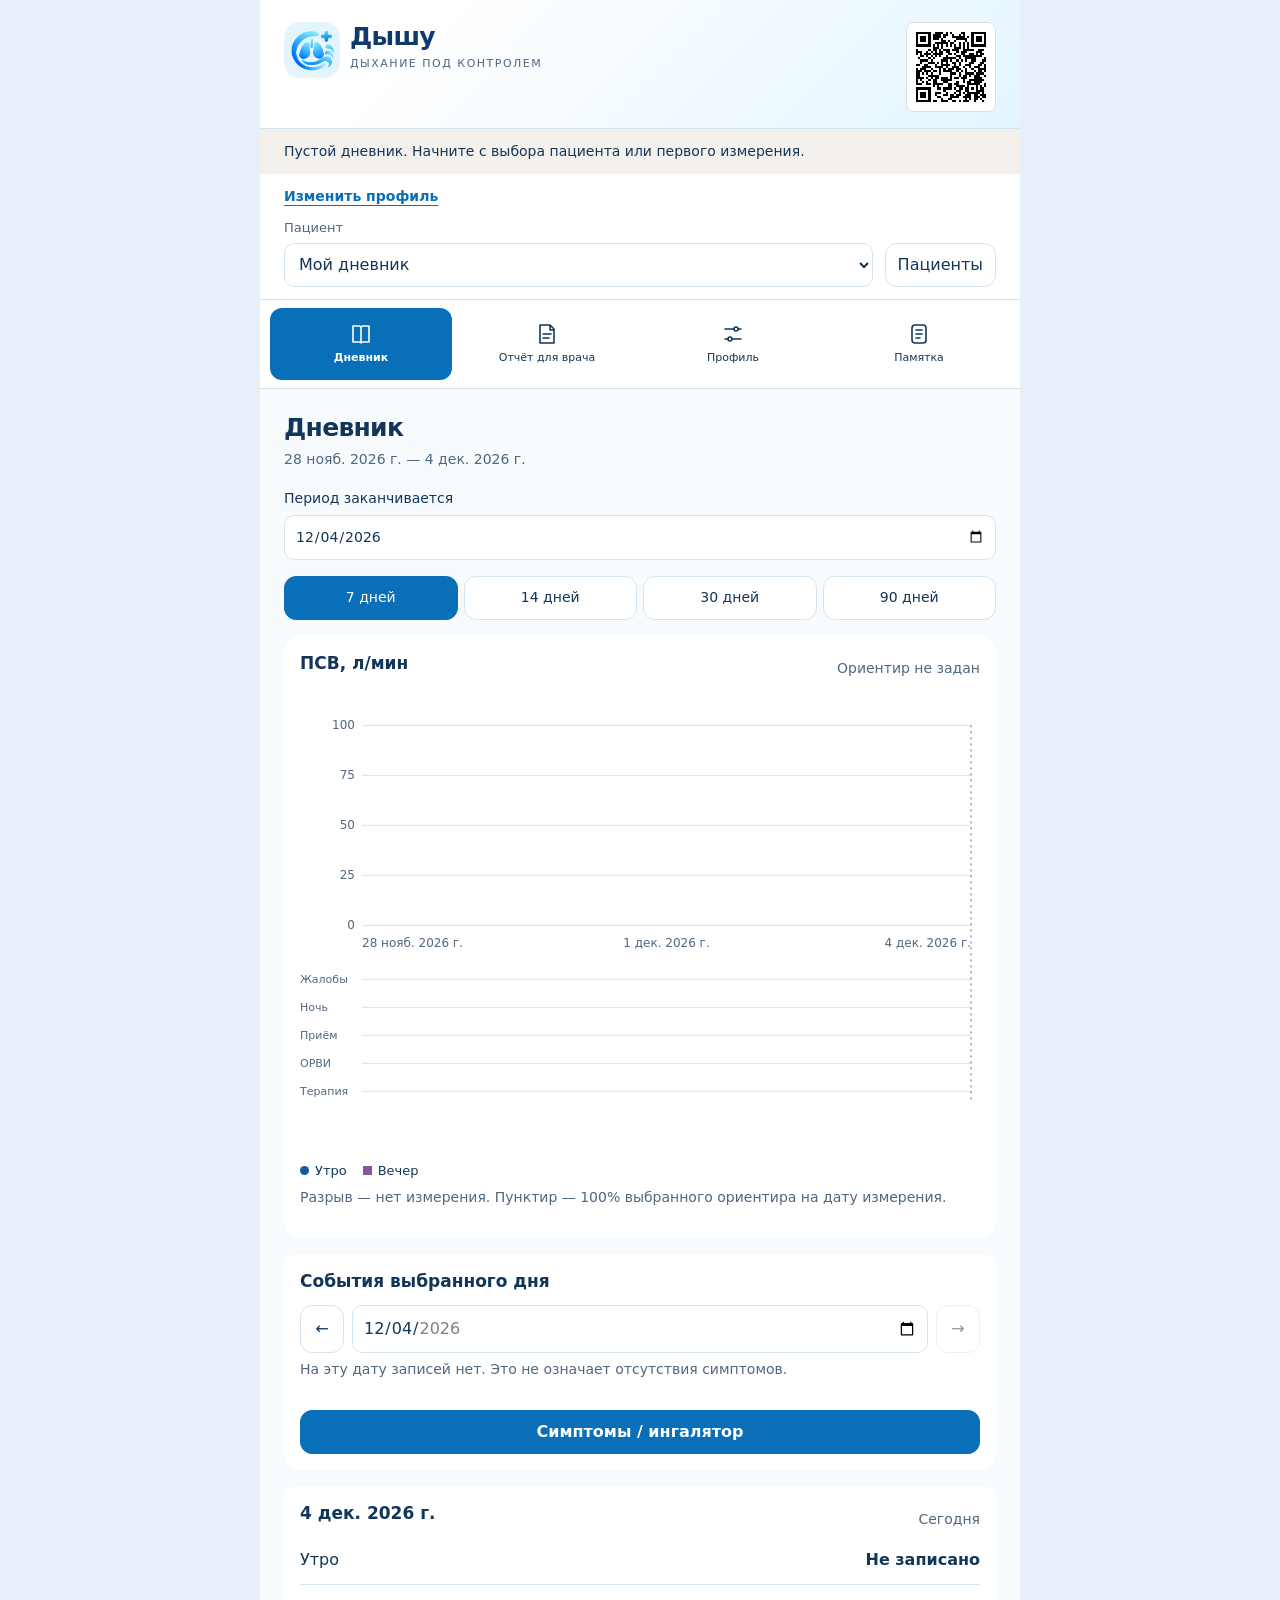
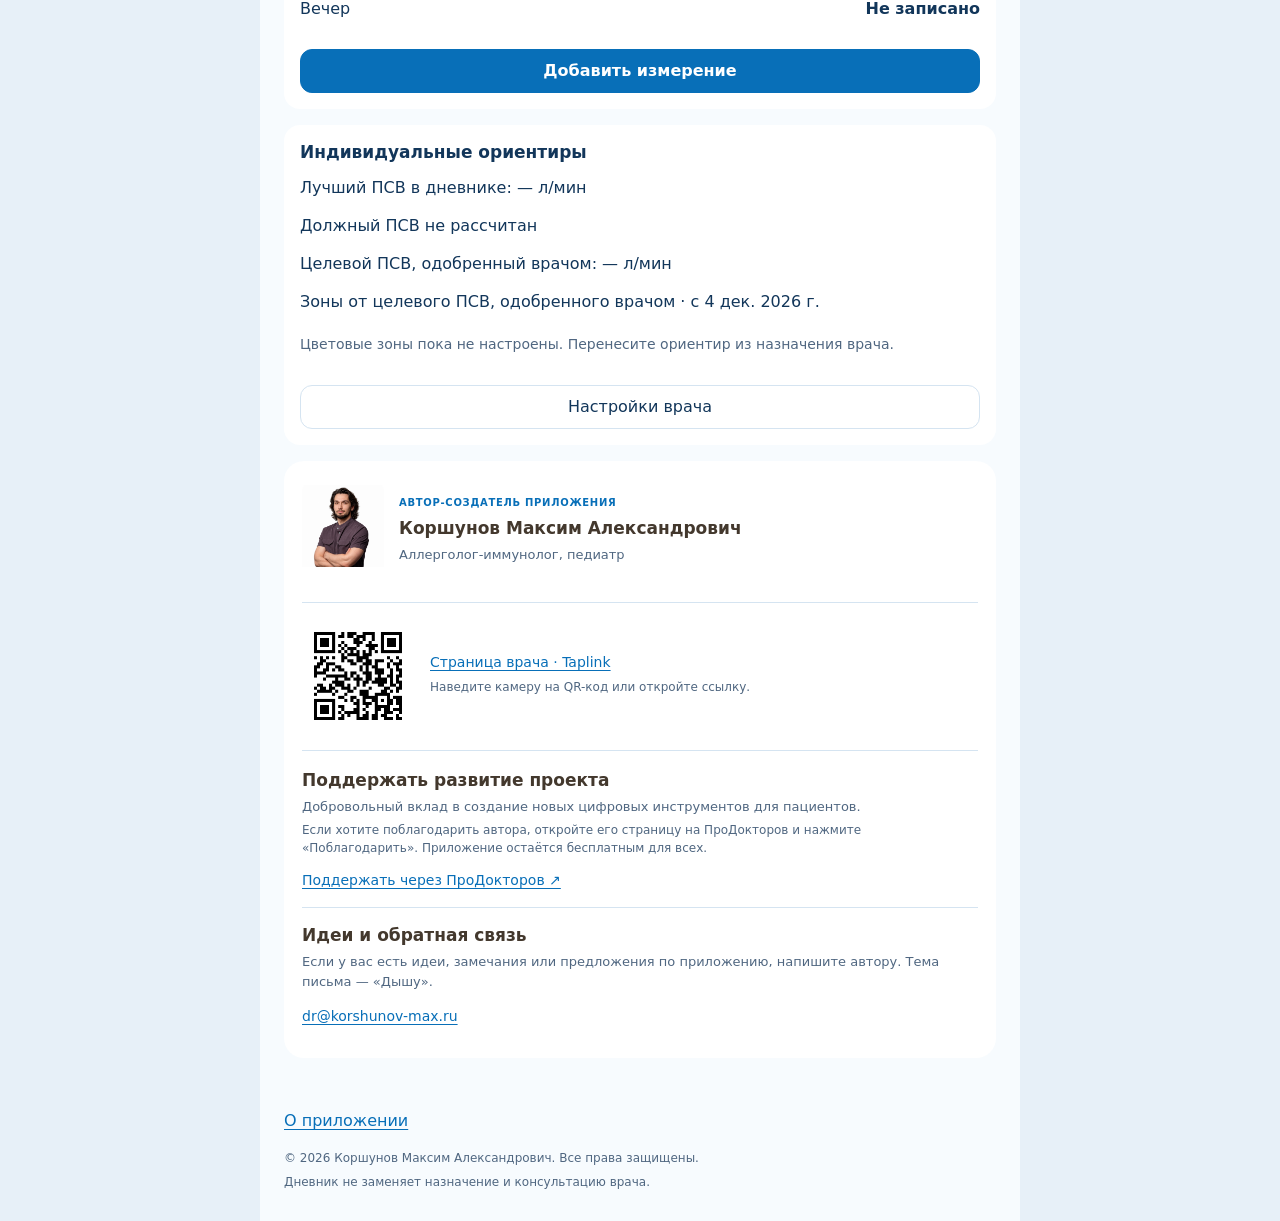
<file: index.html>
<!doctype html><html lang="ru"><head><meta charset="utf-8"><meta name="viewport" content="width=device-width,initial-scale=1,viewport-fit=cover"><meta name="theme-color" content="#086fb8"><meta name="color-scheme" content="light"><meta name="apple-mobile-web-app-capable" content="yes"><meta name="apple-mobile-web-app-title" content="Дышу"><meta name="description" content="Личный дневник пикфлоуметрии с графиками и отчётом для врача. Данные на вашем устройстве."><meta http-equiv="Content-Security-Policy" content="default-src 'self'; script-src 'self'; style-src 'self' 'unsafe-inline'; img-src 'self' data:; connect-src 'self'; worker-src 'self'; manifest-src 'self'; object-src 'none'; base-uri 'none'; form-action 'none'"><title>Дышу — дневник пикфлоуметрии</title><link rel="manifest" href="./manifest.webmanifest"><link rel="icon" href="./icon-blue-192.png"><link rel="apple-touch-icon" href="./apple-touch-icon-blue.png"><link rel="stylesheet" href="./app.css"><link rel="stylesheet" href="./family-ui.css"><link rel="stylesheet" href="./family-header.css"><link rel="stylesheet" href="./family-author.css"></head><body><div id="pf-demo">
 <div class="pf-stage viz-dotted-background">
  <section class="pf-phone" aria-label="Мобильный дневник пикфлоуметрии">
   <header class="family-header pf-header">
    <div class="family-brand-row"><div class="pf-brand"><div class="pf-brand-title family-brand"><img class="pf-brand-icon family-brand-logo" src="./icon-blue-192.png" width="56" height="56" alt=""><div class="pf-brand-copy family-brand-copy"><strong class="family-title">Дышу</strong><div class="pf-tag family-tagline">Дыхание под контролем</div></div></div></div><button type="button" class="family-qr" data-family-qr data-app-name="Дышу" data-app-url="https://maksimkorsunov259-lab.github.io/dyshu-diary/" aria-label="Увеличить QR-код приложения Дышу" title="Открыть приложение на другом телефоне"><img src="./app-qr.svg" width="90" height="90" alt="QR-код приложения Дышу"></button></div>

   </header><div class="family-empty" data-family-empty hidden>Пустой дневник. Начните с выбора пациента или первого измерения.</div>
   <div id="pf-loading" role="status">Открываем дневник…</div><div id="pf-storage-status" role="status" class="pf-storage"></div><div class="family-topbar"><aside id="pf-update-banner" class="pf-update-banner" hidden aria-label="Обновление приложения"><div><strong>Доступна новая версия «Дышу»</strong><p id="pf-update-message" role="status">Сохранённый дневник останется на устройстве.</p></div><button type="button" id="pf-update-now" class="pf-primary">Обновить приложение</button></aside><div class="family-profile-row"><button disabled type="button" id="pf-edit-profile" class="pf-profile-link family-profile-link">Изменить профиль</button></div><div class="pf-patient-switch"><label for="pf-profile">Пациент<select disabled id="pf-profile" aria-label="Выбрать пациента"><option value="adult">Мой дневник</option><option value="child">Дневник ребёнка</option></select></label><button disabled type="button" id="pf-patients">Пациенты</button></div><nav inert class="family-nav pf-tabs" aria-label="Разделы дневника" style="--family-tabs:4"><button type="button" data-screen="graph" aria-pressed="true"><svg viewBox="0 0 24 24" fill="none" stroke="currentColor" stroke-width="1.6" stroke-linecap="round" stroke-linejoin="round" aria-hidden="true" focusable="false"><path d="M4 4h6c2 0 2 2 2 2s0-2 2-2h6v16h-6c-2 0-2 1-2 1s0-1-2-1H4ZM12 6v15"/></svg><span>Дневник</span></button><button type="button" data-screen="report" aria-pressed="false"><svg viewBox="0 0 24 24" fill="none" stroke="currentColor" stroke-width="1.6" stroke-linecap="round" stroke-linejoin="round" aria-hidden="true" focusable="false"><path d="M5 3h10l4 4v14H5Zm10 0v5h4M8 12h8m-8 4h6"/></svg><span>Отчёт для врача</span></button><button type="button" data-screen="settings" aria-pressed="false"><svg viewBox="0 0 24 24" fill="none" stroke="currentColor" stroke-width="1.6" stroke-linecap="round" stroke-linejoin="round" aria-hidden="true" focusable="false"><path d="M4 7h9m4 0h3M4 17h3m4 0h9"/><circle cx="15" cy="7" r="2"/><circle cx="9" cy="17" r="2"/></svg><span>Профиль</span></button><button type="button" data-screen="guide" aria-pressed="false"><svg viewBox="0 0 24 24" fill="none" stroke="currentColor" stroke-width="1.6" stroke-linecap="round" stroke-linejoin="round" aria-hidden="true" focusable="false"><rect x="5" y="3" width="14" height="18" rx="3"/><path d="M9 8h6m-6 4h6m-6 4h4"/></svg><span>Памятка</span></button></nav></div><main class="pf-content" inert>
    <section id="pf-patients-panel" hidden aria-labelledby="pf-patients-title">
     <h2 id="pf-patients-title" tabindex="-1">Пациенты</h2><p class="pf-sub">Выберите пациента, чтобы дополнить его дневник. Измерения, события, назначения и результаты опросников хранятся отдельно для каждого профиля.</p>
     <div id="pf-patient-list" class="pf-patient-list"></div>
     <button type="button" id="pf-patient-edit" class="pf-wide">Изменить выбранный профиль</button><button type="button" id="pf-patients-back" class="pf-profile-link">← Дневник</button>
    </section>
    <section id="pf-data-panel" hidden><button type="button" id="pf-data-back">← Профиль</button><h2>Данные и установка</h2><div class="family-data" data-app-name="Дышу">
<section class="family-data-card" data-family-section="device"><h3>Ваш дневник на этом устройстве</h3><p>Ваши записи хранятся только на вашем устройстве — в браузере или установленном приложении. Мы не отправляем их на серверы и не передаём автору приложения. Регистрация не нужна, облачной синхронизации нет. Чтобы перенести дневники на другое устройство, сохраните резервную копию.</p><p data-family-count></p><p data-family-save role="status">Проверяем сохранение…</p><div class="family-data-patient"><label>Пациент, чей дневник нужно удалить<select data-family-delete-patient aria-label="Пациент, чей дневник нужно удалить"></select></label><p class="family-data-note">Удалятся профиль и записи только выбранного пациента. Дневники остальных останутся. Перед удалением рекомендуем скачать резервную копию.</p><button type="button" id="pf-delete-patient" class="family-data-button">Удалить дневник пациента</button></div></section>
<section class="family-data-card" data-family-section="install"><h3>Установка приложения</h3><div class="family-install-qr"><button type="button" class="family-qr" data-family-qr data-app-name="Дышу" data-app-url="https://maksimkorsunov259-lab.github.io/dyshu-diary/" aria-label="Увеличить QR-код приложения Дышу" title="Открыть приложение на другом телефоне"><img src="./app-qr.svg" width="90" height="90" alt="QR-код приложения Дышу"></button><div><p>Откройте «Дышу» на другом телефоне: наведите камеру на QR-код. Нажмите на код, чтобы увеличить.</p><a href="https://maksimkorsunov259-lab.github.io/dyshu-diary/" target="_blank" rel="noopener noreferrer">Открыть страницу приложения</a></div></div><p data-family-install-help></p><p class="family-data-note" data-family-install-android><strong>Android:</strong> откройте приложение в Chrome → меню ⋮ → «Установить приложение» или «Добавить на главный экран».</p><p class="family-data-note" data-family-install-ios><strong>iPhone и iPad:</strong> откройте приложение в Safari → «Поделиться» → «На экран Домой» → «Добавить».</p><button type="button" id="pf-install" class="family-data-button family-data-primary" hidden>Установить приложение</button><p id="pf-install-status" class="family-data-note" role="status"></p></section>
<section class="family-data-card" data-family-section="update"><h3>Обновление и работа без интернета</h3><p>Дышу · версия <span id="pf-version">1.1.16</span></p><p id="pf-offline-status" role="status">Подготовка работы без интернета…</p><p class="family-data-note">Для первого открытия нужен интернет. После подготовки дневник доступен без сети; внешние ссылки требуют подключения.</p><button type="button" id="pf-check-update" class="family-data-button">Проверить обновления</button><button type="button" id="pf-update" class="family-data-button family-data-primary" hidden>Обновить приложение</button><p id="pf-update-check-status" role="status"></p></section>
<section class="family-data-card" data-family-section="backup"><h3>Резервная копия и перенос данных</h3><p>Копия содержит дневники всех пациентов. Сохраните её перед сменой устройства, переустановкой приложения или очисткой данных браузера.</p><button type="button" id="pf-backup" class="family-data-button family-data-primary">Скачать резервную копию</button><label class="family-data-file">Восстановить из файла<input type="file" id="pf-import" accept=".json,application/json"></label><div id="pf-import-preview" class="family-data-preview" hidden><p id="pf-import-description"></p><button type="button" id="pf-import-add" class="family-data-button family-data-primary">Добавить пациентов из копии</button><button type="button" id="pf-import-confirm" class="family-data-button">Заменить все данные</button><button type="button" id="pf-import-cancel" class="family-data-button">Отмена</button></div><p id="pf-data-message" role="status"></p><p class="family-data-note">Файл содержит медицинские сведения без шифрования. Храните его в доступном только вам месте. Подходит только копия приложения «Дышу».</p></section>

</div></section>
    <section id="pf-graph-panel">
     <h2>Дневник</h2><p class="pf-sub" id="pf-period"></p>
     <label class="pf-range-date">Период заканчивается<input type="date" id="pf-range-end"></label><div class="pf-range" aria-label="Период графика"><button type="button" data-days="7" aria-pressed="true">7 дней</button><button type="button" data-days="14" aria-pressed="false">14 дней</button><button type="button" data-days="30" aria-pressed="false">30 дней</button><button type="button" data-days="90" aria-pressed="false">90 дней</button></div>
     <div class="pf-box"><div class="pf-row"><h3>ПСВ, л/мин</h3><span class="pf-sub" id="pf-personal"></span></div><svg id="pf-chart" class="pf-chart" role="img" aria-label="Утренние и вечерние значения пиковой скорости выдоха"></svg><div class="pf-legend"><span><i class="pf-dot"></i>Утро</span><span><i class="pf-square"></i>Вечер</span></div><p class="pf-sub">Разрыв — нет измерения. Пунктир — 100% выбранного ориентира на дату измерения.</p></div>
     <div class="pf-box"><h3>События выбранного дня</h3><div class="pf-daynav"><button type="button" id="pf-prev-day" aria-label="Предыдущий день">←</button><input type="date" id="pf-timeline-date" aria-label="Дата на временной шкале" min="1900-01-01"><button type="button" id="pf-next-day" aria-label="Следующий день">→</button></div><div id="pf-timeline" aria-live="polite"></div><button type="button" id="pf-add-event" class="pf-primary pf-wide">Симптомы / ингалятор</button></div>
     <div class="pf-box"><div class="pf-row"><h3 id="pf-today-title">Сегодня</h3><span class="pf-sub">Сегодня</span></div><div id="pf-today"></div><button type="button" class="pf-primary pf-wide" id="pf-add">Добавить измерение</button></div>
     <div class="pf-box"><h3>Индивидуальные ориентиры</h3><div id="pf-reference-summary"></div><div id="pf-zone-legend" class="pf-zones"></div><button type="button" id="pf-configure" class="pf-wide">Настройки врача</button></div>

    </section>
        <section id="pf-guide-panel" hidden aria-labelledby="pf-guide-title">
     <button type="button" id="pf-guide-back">← Запись</button>
     <h2 id="pf-guide-title" style="margin-top:20px">Как измерять ПСВ</h2>
     <p class="pf-sub">Памятка по домашней пикфлоуметрии</p>
     <details class="pf-box" open>
      <summary><strong>Когда измерять</strong></summary>
      <p>Измеряйте ежедневно утром после пробуждения и вечером перед сном, примерно в одно и то же время.</p>
      <p>По возможности измеряйте до плановой ингаляции, по схеме врача. Если препарат уже использован, отметьте его название и время в дневнике.</p>
      <p><strong>Не откладывайте необходимую помощь ради измерения.</strong> При ухудшении действуйте по индивидуальному плану врача.</p>
      <p id="pf-guide-duration"></p>
      <p class="pf-sub">Продолжительность наблюдения задаёт врач в профиле. При необходимости наблюдение можно продлить.</p>
     </details>
     <details class="pf-box" open>
      <summary><strong>Как измерять</strong></summary>
      <ol class="pf-guide-steps">
       <li><strong>Подготовьте прибор.</strong> Присоедините мундштук согласно инструкции к своему пикфлоуметру. Используйте один и тот же прибор.</li>
       <li><strong>Верните бегунок к началу шкалы.</strong> Делайте это перед каждой попыткой.</li>
       <li><strong>Выпрямите спину.</strong> Измеряйте каждый раз в одинаковой позе — стоя или сидя.</li>
       <li><strong>Держите прибор правильно.</strong> Для обычного механического пикфлоуметра — горизонтально, не закрывая шкалу, бегунок и выходные отверстия пальцами. Следуйте инструкции к своей модели.</li>
       <li><strong>Сделайте максимально глубокий вдох.</strong></li>
       <li><strong>Плотно обхватите мундштук губами.</strong> Не закрывайте отверстие языком.</li>
       <li><strong>Резко, максимально быстро и сильно выдохните.</strong> Нужен короткий мощный выдох. Ребёнку можно предложить представить, что он одним резким выдохом гасит свечи на торте.</li>
       <li><strong>Посмотрите на положение бегунка.</strong> Введите результат в л/мин в поле соответствующей попытки.</li>
       <li><strong>Повторите до трёх правильных попыток.</strong> Перед каждой снова установите бегунок, глубоко вдохните и выполните резкий выдох. Если закашлялись или воздух прошёл мимо мундштука, повторите попытку и не используйте ошибочное значение.</li>
       <li><strong>Сохраните измерение.</strong> Приложение выберет лучший из введённых результатов автоматически.</li>
      </ol>
     </details>
     <details class="pf-box">
      <summary><strong>Если попытки отличаются</strong></summary>
      <p>Если два лучших результата отличаются более чем на 40 л/мин, проверьте технику. Приложение предложит добавить четвёртую и при необходимости пятую попытку.</p>
      <p>Всего — до пяти попыток. Если разброс сохраняется, сохраните результаты с отметкой о расхождении и обсудите технику с врачом. Не продолжайте бесконечно добиваться одинаковых цифр.</p>
      <p class="pf-sub">Близкие результаты сами по себе не гарантируют правильную технику. При головокружении или ухудшении самочувствия прекратите манёвры.</p>
     </details>
     <button type="button" id="pf-guide-videos" class="pf-wide" aria-expanded="false" aria-controls="pf-guide-videos-content">Полезные видеоинструкции от автора</button>
     <div id="pf-guide-videos-content" class="pf-box" hidden>
      <p>Раздел дополнится видеоинструкциями от автора:</p>
      <ul>
       <li>по использованию пикфлоуметров;</li>
       <li>по использованию небулайзера;</li>
       <li>по использованию различных устройств для доставки препаратов базисной терапии;</li>
       <li>по проведению оценки функции внешнего дыхания на приёме врача.</li>
      </ul>
     </div>
     <button type="button" id="pf-guide-done" class="pf-primary pf-wide">← Запись</button>
    </section>

<section id="pf-entry-panel" hidden>
     <button type="button" id="pf-entry-back">← Дневник</button>
     <h2 id="pf-entry-title">Новая запись</h2><div class="pf-chips" aria-label="Тип записи"><button type="button" data-mode="pef" aria-pressed="true">Измерение ПСВ</button><button type="button" data-mode="event" aria-pressed="false">Симптомы / ингалятор</button></div><p class="pf-sub" id="pf-entry-hint">Три попытки · сохраняется лучший результат</p>
     <form id="pf-form" novalidate>
      <div class="pf-grid"><label>Дата<input id="pf-date" type="date" min="1900-01-01"></label><label id="pf-slot-label">Измерение<select id="pf-slot"><option value="pm">Вечер</option><option value="am">Утро</option></select></label><label id="pf-event-time-label" hidden>Время события<input id="pf-event-time" type="time" value="12:00"></label></div>
      <div id="pf-event-kind-wrap" class="pf-box" hidden><fieldset id="pf-event-kind" class="pf-multiple"><legend>Что произошло</legend><p class="pf-sub">Можно отметить несколько вариантов.</p><label><input type="checkbox" value="symptoms" checked><span>Самочувствие / применение препарата</span></label><label><input type="checkbox" value="infection"><span>ОРВИ / инфекция — отметка пациента</span></label><label><input type="checkbox" value="therapy"><span>Изменение назначенной терапии</span></label><label><input type="checkbox" value="note"><span>Другое событие</span></label></fieldset></div>
      <div id="pf-pef-fields">
      <button type="button" class="pf-wide" id="pf-guide-entry">Как правильно измерить ПСВ</button>
      <div id="pf-guide-invitation" class="pf-box"><strong>Первое измерение?</strong><p class="pf-sub">Прочитайте короткую памятку перед началом.</p><div class="pf-row"><button type="button" id="pf-guide-first">Прочитать памятку</button><button type="button" id="pf-guide-dismiss">Больше не показывать</button></div></div>
      <div class="pf-attempts"><label>Попытка 1<input id="pf-a1" type="number" inputmode="numeric" min="1" step="1" placeholder="—"></label><label>Попытка 2<input id="pf-a2" type="number" inputmode="numeric" min="1" step="1" placeholder="—"></label><label>Попытка 3<input id="pf-a3" type="number" inputmode="numeric" min="1" step="1" placeholder="—"></label></div>
      <div class="pf-attempts" id="pf-extra-attempts"><label id="pf-a4-label" hidden>Попытка 4<input id="pf-a4" type="number" inputmode="numeric" min="1" step="1" placeholder="—"></label><label id="pf-a5-label" hidden>Попытка 5<input id="pf-a5" type="number" inputmode="numeric" min="1" step="1" placeholder="—"></label></div>
      <p id="pf-repeatability" class="pf-sub" aria-live="polite" hidden></p><button type="button" id="pf-add-attempt" hidden>Добавить попытку</button><button type="button" id="pf-remove-attempt" hidden>Убрать пустую попытку</button>
      <div class="pf-box pf-row" aria-live="polite"><span>Лучший результат</span><span><strong class="pf-best" id="pf-best">—</strong> л/мин</span></div>
      </div>
      <div id="pf-feedback" class="pf-zone" hidden></div>
      <div class="pf-box"><fieldset id="pf-symptom" class="pf-multiple"><legend>Самочувствие</legend><p class="pf-sub">Можно отметить несколько симптомов. «Жалоб нет» и «Не отмечено» выбираются отдельно.</p><label><input type="checkbox" value="unknown" checked><span>Не отмечено</span></label><label><input type="checkbox" value="none"><span>Жалоб нет</span></label><label><input type="checkbox" value="cough"><span>Кашель</span></label><label><input type="checkbox" value="wheeze"><span>Свистящее дыхание</span></label><label><input type="checkbox" value="breathless"><span>Одышка</span></label><label><input type="checkbox" value="severe"><span>Тяжело дышать и говорить</span></label></fieldset><label style="margin-top:12px">Пробуждение из-за симптомов в ночь на эту дату<select id="pf-night"><option value="unknown">Не отмечено</option><option value="yes">Да</option><option value="no">Нет</option></select></label><label style="margin-top:12px">Препарат для облегчения симптомов<select id="pf-reliever"><option value="unknown">Не отмечено</option><option value="no">Не использовал</option><option value="yes">Использовал</option></select></label></div>
      <div class="pf-box"><h3>Применение препаратов</h3><div class="pf-chips" aria-label="Выбрать использованный препарат"><button type="button" data-med="salbutamol" aria-pressed="false">Сальбутамол</button><button type="button" data-med="berodual" aria-pressed="false">Беродуал</button><button type="button" data-med="smart" aria-pressed="false">Мой препарат SMART</button></div><p id="pf-smart-hint" class="pf-sub"></p><div id="pf-med-details"></div></div>
      <div class="pf-box"><label id="pf-context-wrap">ПСВ относительно ингаляции<select id="pf-context"><option value="unknown">Не указано</option><option value="before">До ингаляции</option><option value="after">После ингаляции</option></select></label><label style="margin-top:14px">Заметка<textarea id="pf-note" rows="2" maxlength="160" placeholder="Нагрузка, простуда, контакт с аллергеном…"></textarea></label></div>
      <p id="pf-error" class="pf-error" role="alert"></p><button class="pf-primary pf-wide" type="button" id="pf-save">Сохранить в дневник</button><button type="button" id="pf-new-event" class="pf-wide" hidden>Ещё одно событие</button>
     </form>
    </section>
    <section id="pf-settings-panel" class="pf-settings" hidden>
     <h2>Настройки врача</h2><p class="pf-sub">Перенесите назначения со своего плана лечения</p>
     <div class="pf-box"><h3>Пациент</h3><label>Имя или псевдоним<input id="pf-patient-name" maxlength="80" autocomplete="off"></label><label>Дата рождения (необязательно)<input id="pf-birth" type="date"></label><p class="pf-sub">Дата рождения помогает определять возраст для опросников. Без неё указывайте возраст на дату назначения и заполнения вручную.</p></div>
     <div class="pf-box"><h3>Продолжительность наблюдения дома</h3><label>Назначенная длительность, дней<input id="pf-monitor-days" type="number" min="1" max="365" step="1" placeholder="Не указана"></label><p class="pf-sub">Например, 14–21 день по назначению врача. Срок можно увеличить при продолжении наблюдения; прежние записи сохраняются.</p></div>
     <div class="pf-box"><h3>Ориентиры ПСВ</h3><p id="pf-observed" class="pf-sub"></p>
      <input id="pf-confirmed" type="hidden">
      <div class="pf-grid"><label>Возраст, лет<input id="pf-age" type="number" min="0" max="120" step="1"></label><label>Рост, см<input id="pf-height" type="number" min="1" max="250" step="0.1"></label></div>
      <label id="pf-sex-label">Таблица по полу<select id="pf-sex"><option value="">Выберите для возраста от 15 лет</option><option value="female">Женская</option><option value="male">Мужская</option></select></label>
      <div id="pf-predicted-preview" aria-live="polite"></div>
      <label>Как задаётся ориентир врача<select id="pf-target-mode"><option value="manual">Врач вводит вручную</option><option value="table">Использовать должный ПСВ по таблице</option></select></label>
      <label>Целевой ПСВ, одобренный врачом, л/мин<input id="pf-target" type="number" min="1" step="1"></label>
      <label>Основание оценки<input id="pf-source" type="text" maxlength="120" placeholder="Таблица / формула / заключение на приёме"></label>
      <p class="pf-sub">Должный ПСВ — ориентир по предоставленным врачом таблицам. Целевой ПСВ и основу цветовых зон согласуйте с врачом. Максимум дневника сам по себе не меняет границы зон. Возраст и рост относятся к дате применения настроек.</p>
     </div>
     <div class="pf-box"><h3>Основа цветовых зон</h3>
      <label>100% — это<select id="pf-basis"><option value="target">Целевой ПСВ, одобренный врачом</option><option value="predicted">Должный ПСВ по таблице</option><option value="confirmed" id="pf-legacy-basis" disabled hidden>Прежний личный лучший — выберите новую основу</option></select></label>
      <div class="pf-grid"><label>Зелёная зона от, %<input id="pf-green" type="number" min="1" max="100" step="1"></label><label>Красная зона ниже, %<input id="pf-red" type="number" min="1" max="99" step="1"></label></div>
      <div id="pf-zone-preview" class="pf-zones" aria-live="polite"></div>
      <label>Применять настройки и назначение с даты<input id="pf-effective" type="date" min="1900-01-01"></label>
      <p class="pf-sub">Зоны до этой даты сохраняются. Жёлтая зона находится между красной и зелёной границами. Должный ПСВ рассчитывается по возрасту, росту и выбранной таблице; вне её диапазона использовать его как основу зон нельзя.</p>
     </div>
          <div class="pf-box" id="pf-baseline-settings">
      <h3>Назначенная базисная терапия</h3>
      <label>Назначение врача<select id="pf-baseline-status"><option value="unknown">Не указано</option><option value="prescribed">Препарат назначен</option><option value="none">Не назначена / отменена врачом</option></select></label>
      <div id="pf-baseline-fields" hidden><label>Препарат из назначения врача<select id="pf-baseline-picker"><option value="">Другой препарат / ручной ввод</option></select></label><p class="pf-sub">Выбирайте только назначенный врачом вариант. Концентрация препарата не определяет количество ингаляций или частоту приёма.</p><p id="pf-baseline-picker-status" class="pf-sub" role="status"></p>
       <label>Название препарата<input id="pf-baseline-name" type="text" maxlength="120" placeholder="Из назначения врача"></label>
       <button type="button" id="pf-baseline-smart" class="pf-wide">Взять препарат из настройки SMART</button>
       <label>Дозировка и форма препарата<input id="pf-baseline-strength" type="text" maxlength="120" placeholder="Как указано на препарате и в назначении"></label>
       <label>Назначенная схема приёма<textarea id="pf-baseline-schedule" rows="3" maxlength="300" placeholder="Количество за один приём, кратность и время — из назначения врача"></textarea></label>
      </div>
      <p class="pf-sub">Перенесите назначение врача. Название обязательно; неизвестные дозировку и схему можно оставить пустыми. Приложение не подбирает дозы. Назначение будет показано в отчёте отдельно от записанных применений.</p>
      <p class="pf-sub">Изменения действуют с даты применения настроек. Чтобы сохранить прежнюю схему за предыдущие дни, укажите дату начала новой.</p>
     </div>

<div class="pf-box"><h3>Назначенная SMART-терапия</h3>
      <label class="pf-check"><input type="checkbox" id="pf-smart-enabled">SMART назначена врачом</label>
      <div id="pf-smart-config"><label>Комбинация ИГКС/формотерол<select id="pf-smart-name"><option value="budesonide">Будесонид / формотерол · Симбикорт</option><option value="beclometasone">Беклометазон / формотерол · Фостер</option></select></label><label>Препарат и дозировка из назначения<select id="pf-smart-picker"></select></label><label id="pf-smart-custom" hidden>Другой назначенный ингалятор и дозировка<input id="pf-smart-product" type="text" maxlength="100" placeholder="Перенести из назначения врача"></label></div>
      <p class="pf-sub">Комбинацию, устройство, дозировку и допустимость по возрасту определяет врач. Приложение не рассчитывает дозы. Выбор препарата не является назначением схемы SMART. Фостер 200/6 и Симбикорт 320/9 не предлагаются для облегчения симптомов в режиме SMART.</p>
     </div>
<div class="pf-box pf-reminders"><h3>Напоминания о ПСВ</h3>
 <p class="pf-sub">Выберите удобное время для текущего дневника. Оповещения будут приходить из календаря телефона после добавления событий.</p>
 <p id="pf-reminder-period" class="pf-sub" role="status"></p>
 <div class="pf-grid"><label>Утро<input type="time" id="pf-reminder-am" value="08:00" required></label><label>Вечер<input type="time" id="pf-reminder-pm" value="21:00" required></label></div>
 <button type="button" id="pf-reminder-save" class="pf-wide">Сохранить время напоминаний</button>
 <button type="button" id="pf-reminder-export" class="pf-wide">Скачать для календаря (.ics)</button>
 <p id="pf-reminder-status" class="pf-sub" role="status"></p>
 <details><summary>Как включить оповещения</summary>
 <ol><li>В разделе «Продолжительность наблюдения дома» укажите назначенную длительность. Укажите дату в поле «Применять настройки и назначение с даты» и сохраните профиль. Эта дата считается первым днём наблюдения.</li><li>Скачайте файл и добавьте события в календарь. В нём только будущие напоминания до последнего дня наблюдения включительно. Имя пациента, показатели и записи дневника в файл не включаются.</li><li>Проверьте утреннее и вечернее время, дату окончания повторов, наличие напоминания в момент события и разрешение на уведомления у календаря.</li><li>Если файл не открывается на телефоне, импортируйте его через функцию импорта вашего календаря на компьютере либо создайте два ежедневных напоминания вручную с той же датой окончания.</li></ol>
 <p class="pf-sub">Время задаётся как местное время календаря. После смены часового пояса проверьте расписание. Приложение не может проверить, завершён ли импорт и разрешены ли уведомления.</p>
 <p class="pf-sub"><strong>Если раньше вы добавили бессрочные напоминания:</strong> удалите прежние две серии целиком в календаре перед импортом нового файла. Обновление приложения не сокращает их автоматически.</p>
 <p class="pf-sub">Изменение времени или срока здесь не обновляет уже добавленные события. Измените серии в календаре либо удалите их и импортируйте новый файл. Для нового курса согласуйте дату и длительность с врачом. Напоминания не проверяют, внесли ли вы уже ПСВ.</p>
 </details>
</div>
<p id="pf-settings-error" class="pf-error" role="alert"></p><button type="button" id="pf-settings-save" class="pf-primary pf-wide">Сохранить профиль и назначения</button>
<button type="button" class="pf-wide" data-open-data>Данные и установка</button>
    </section>
    <section id="pf-report-panel" hidden>
     <h2>К следующему приёму</h2><p class="pf-sub">Сводка из записей пациента</p>
     <label>Период заканчивается<input type="date" id="pf-range-end-report"></label><button type="button" id="pf-print" class="pf-primary pf-wide">Печать / сохранить PDF</button><div class="pf-range" aria-label="Период отчёта"><button type="button" data-days="7" aria-pressed="true">7 дней</button><button type="button" data-days="14" aria-pressed="false">14 дней</button><button type="button" data-days="30" aria-pressed="false">30 дней</button><button type="button" data-days="90" aria-pressed="false">90 дней</button></div>
     <div class="pf-box"><div id="pf-summary"></div></div>
     <div class="pf-box"><h3>Контроль астмы · опросники</h3><p class="pf-sub">Ответы и результаты по датам. Шкалы оцениваются отдельно от ПСВ.</p><button type="button" id="pf-control-new" class="pf-primary pf-wide">Пройти опросник</button><div id="pf-control-report"></div></div>
     <div class="pf-box"><h3>Индивидуальные ориентиры</h3><div id="pf-report-reference"></div></div>
     <div class="pf-box"><h3>ПСВ и события за период</h3><svg id="pf-report-chart" class="pf-chart" role="img" aria-label="ПСВ и события за период отчёта"></svg><p class="pf-sub">Круги — утро, квадраты — вечер. Нижние строки — количество отмеченных событий. Совпадение по времени не устанавливает причину.</p></div>
     <div class="pf-box"><h3>Назначенная базисная терапия</h3><div id="pf-baseline-report"></div></div>
     <div class="pf-box"><h3>Применение препаратов</h3><div id="pf-med-summary"></div></div>
     <div class="pf-box"><details><summary>Настройки и метод подсчёта</summary><div id="pf-report-method"></div></details></div>
     <div class="pf-box"><details><summary>Подробные записи</summary><div id="pf-records"></div></details></div>
     <p class="pf-sub" style="margin-top:16px">Чтобы получить PDF, нажмите «Печать / сохранить PDF» и выберите сохранение в системном меню.</p>
    </section>
    <section id="pf-control-panel" hidden>
     <h2>Контроль астмы</h2><p class="pf-sub">Выберите один ответ на каждый вопрос. Баллы рассчитываются автоматически.</p>
     <div class="pf-box">
      <div class="pf-grid"><label>Дата заполнения<input id="pf-control-date" type="date" min="1900-01-01"></label><label>Возраст на эту дату, полных лет<input id="pf-control-age" type="number" min="0" max="120" step="1"></label></div>
      <label class="pf-score-item">Опросник<select id="pf-control-type"></select></label>
      <p id="pf-control-age-note" class="pf-sub"></p>
      <p id="pf-control-period" class="pf-sub"></p><p id="pf-control-respondent" class="pf-sub"></p>
      <details><summary>Русский бланк и источник</summary><p id="pf-control-source" class="pf-sub"></p><p id="pf-control-url" class="pf-source-url"></p><p class="pf-sub">Адрес оригинального бланка можно выделить и скопировать.</p></details>
     </div>
     <div class="pf-box"><h3 id="pf-control-heading">Вопросы</h3><p id="pf-control-instructions" class="pf-sub"></p><p id="pf-control-translation" class="pf-sub" hidden></p><details id="pf-control-eligibility" hidden><summary>Для кого предназначен TRACK</summary><p id="pf-control-eligibility-text" class="pf-sub"></p></details><div id="pf-control-points"></div><p id="pf-control-copyright" class="pf-sub"></p></div>
     <div class="pf-box" id="pf-control-reliever-wrap"><label>Препарат облегчения на дату заполнения<select id="pf-control-reliever"><option value="unknown">Не уточнён</option><option value="saba">КДБА, например сальбутамол</option><option value="ics_formoterol">ИГКС / формотерол, включая SMART</option><option value="ics_saba">ИГКС / КДБА</option><option value="other">Другой препарат — уточнить с врачом</option></select></label></div>
     <div class="pf-box" id="pf-control-result" aria-live="polite"></div>
     <p id="pf-control-error" class="pf-error" role="alert"></p><button type="button" id="pf-control-save" class="pf-primary pf-wide">Сохранить результат в отчёт</button><button type="button" id="pf-control-back" class="pf-wide">← Отчёт для врача</button>
    </section>
    <p id="pf-status" class="pf-sub" role="status" aria-live="polite"></p>
    <section class="pf-box pf-author" aria-label="Автор-создатель приложения">
   <div class="pf-author-head"><img class="pf-author-photo" src="./author-photo.png" width="82" height="106" alt="Коршунов Максим Александрович — автор-создатель приложения"><div><p class="pf-author-eyebrow">Автор-создатель приложения</p><h3>Коршунов Максим Александрович</h3><p class="pf-author-note">Аллерголог-иммунолог, педиатр</p></div></div>
   <div class="pf-author-qr"><a href="https://taplink.cc/dr.korshunovmax" target="_blank" rel="noopener noreferrer" aria-label="Открыть Taplink Коршунова Максима Александровича"><img src="./author-qr.png" width="112" height="112" alt="QR-код на Taplink врача"></a><div><a href="https://taplink.cc/dr.korshunovmax" target="_blank" rel="noopener noreferrer">Страница врача · Taplink</a><p class="pf-author-small">Наведите камеру на QR-код или откройте ссылку.</p></div></div>
   <div class="pf-support"><h3>Поддержать развитие проекта</h3><p class="pf-author-note">Добровольный вклад в создание новых цифровых инструментов для пациентов.</p><p class="pf-author-small">Если хотите поблагодарить автора, откройте его страницу на ПроДокторов и нажмите «Поблагодарить». Приложение остаётся бесплатным для всех.</p><a href="https://prodoctorov.ru/moskva/vrach/1203299-korshunov/" target="_blank" rel="noopener noreferrer" class="pf-support-link">Поддержать через ПроДокторов ↗</a></div>
   <div class="family-feedback"><h3>Идеи и обратная связь</h3><p>Если у вас есть идеи, замечания или предложения по приложению, напишите автору. Тема письма — «Дышу».</p><a href="mailto:dr@korshunov-max.ru?subject=%D0%94%D1%8B%D1%88%D1%83">dr@korshunov-max.ru</a></div>
  </section>
   </main>
      <dialog id="pf-about" aria-labelledby="pf-about-title">
    <button type="button" id="pf-about-close" autofocus>← Дневник</button>
    <h2 id="pf-about-title">О приложении</h2>
    <p>«Дышу» — дневник домашней пикфлоуметрии для взрослых и детей с бронхиальной астмой. Он помогает записывать измерения ПСВ, симптомы и применение ингаляторов, следить за динамикой на графиках и готовить отчёт к приёму врача.</p>


    <h3>Ваш дневник — на вашем устройстве</h3><p>Приложение работает без регистрации. Записи сохраняются в этом браузере и не отправляются врачу автоматически. Резервную копию можно сохранить в разделе «Профиль», а отчёт — показать на приёме.</p>
    <p class="pf-sub">Ориентиры ПСВ и лечение определяет врач. Дневник помогает наблюдать за состоянием и не заменяет индивидуальный план лечения.</p>
    <h3>Авторские права</h3>
    <p class="pf-sub">© 2026 Коршунов Максим Александрович. Все права защищены.</p><p class="pf-sub">Оригинальный программный код, тексты, элементы интерфейса и графические материалы приложения, исключительные права на которые принадлежат правообладателю, Коршунову Максиму Александровичу, охраняются законодательством Российской Федерации об интеллектуальной собственности.</p><p class="pf-sub">Использование охраняемых материалов без разрешения правообладателя не допускается, за исключением случаев, предусмотренных законодательством РФ и условиями предоставленной лицензии.</p><p class="pf-sub">Права на сторонние материалы, включая клинические рекомендации, публикации, опросники ACT, c-ACT и TRACK и таблицы, принадлежат соответствующим правообладателям.</p><p class="pf-sub"><strong>По вопросам использования интеллектуальной собственности и сотрудничества:</strong><br><a href="mailto:dr@korshunov-max.ru">dr@korshunov-max.ru</a></p>
    <section class="pf-box pf-author" aria-label="Автор-создатель приложения">
   <div class="pf-author-head"><img class="pf-author-photo" src="./author-photo.png" width="82" height="106" alt="Коршунов Максим Александрович — автор-создатель приложения"><div><p class="pf-author-eyebrow">Автор-создатель приложения</p><h3>Коршунов Максим Александрович</h3><p class="pf-author-note">Аллерголог-иммунолог, педиатр</p></div></div>
   <div class="pf-author-qr"><a href="https://taplink.cc/dr.korshunovmax" target="_blank" rel="noopener noreferrer" aria-label="Открыть Taplink Коршунова Максима Александровича"><img src="./author-qr.png" width="112" height="112" alt="QR-код на Taplink врача"></a><div><a href="https://taplink.cc/dr.korshunovmax" target="_blank" rel="noopener noreferrer">Страница врача · Taplink</a><p class="pf-author-small">Наведите камеру на QR-код или откройте ссылку.</p></div></div>
   <div class="pf-support"><h3>Поддержать развитие проекта</h3><p class="pf-author-note">Добровольный вклад в создание новых цифровых инструментов для пациентов.</p><p class="pf-author-small">Если хотите поблагодарить автора, откройте его страницу на ПроДокторов и нажмите «Поблагодарить». Приложение остаётся бесплатным для всех.</p><a href="https://prodoctorov.ru/moskva/vrach/1203299-korshunov/" target="_blank" rel="noopener noreferrer" class="pf-support-link">Поддержать через ПроДокторов ↗</a></div>
   <div class="family-feedback"><h3>Идеи и обратная связь</h3><p>Если у вас есть идеи, замечания или предложения по приложению, напишите автору. Тема письма — «Дышу».</p><a href="mailto:dr@korshunov-max.ru?subject=%D0%94%D1%8B%D1%88%D1%83">dr@korshunov-max.ru</a></div>
  </section>
   </dialog>
<div class="pf-footer"><button type="button" data-open-about>О приложении</button><p>© 2026 Коршунов Максим Александрович. Все права защищены.</p><p>Дневник не заменяет назначение и консультацию врача.</p></div>

  </section>
 </div>
</div>
<noscript>Для дневника включите JavaScript в браузере.</noscript><script src="./storage.js"></script><script src="./entry-options.js"></script><script src="./family-data.js"></script><script src="./update-check.js"></script><script src="./family-about.js"></script><script src="./app.js"></script><script src="./install.js"></script></body></html>
</file>
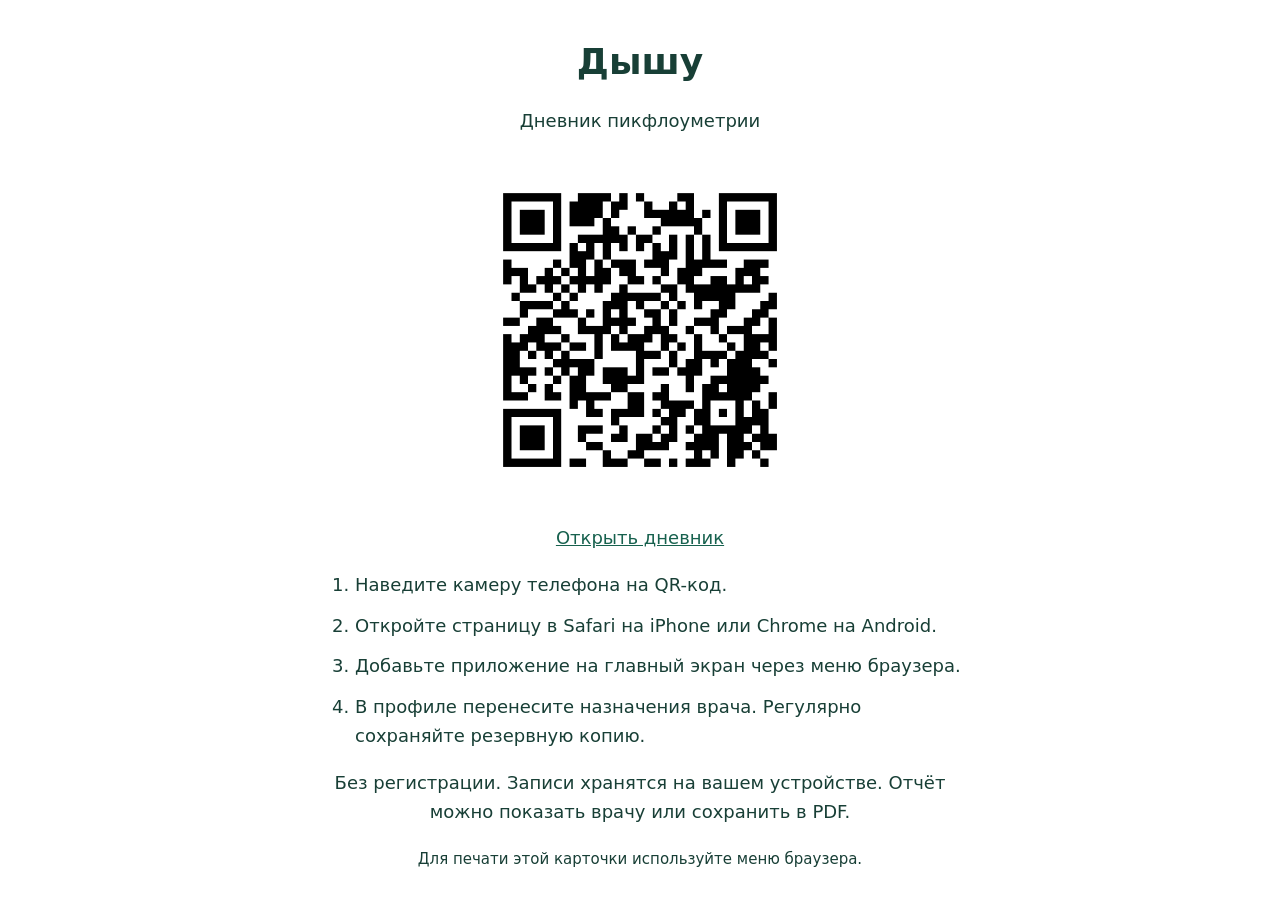
<file: qr.html>
<!doctype html><html lang="ru"><head><meta charset="utf-8"><meta name="viewport" content="width=device-width,initial-scale=1"><title>Дышу — QR-код для пациента</title><meta http-equiv="Content-Security-Policy" content="default-src 'self'; style-src 'unsafe-inline'; object-src 'none'; base-uri 'none'; form-action 'none'"><style>body{font:18px/1.6 system-ui;margin:40px auto;padding:0 24px;max-width:650px;color:#183f36}h1{line-height:1.2}img{display:block;width:min(100%,340px);margin:24px auto}a{color:#17614e;overflow-wrap:anywhere}h1,p{text-align:center}li{margin:12px 0}@media print{@page{size:A5;margin:12mm}body{margin:0;font-size:12pt}img{width:65mm}}</style></head><body><h1>Дышу</h1><p>Дневник пикфлоуметрии</p><img src="./qr.png" alt="QR-код для открытия дневника пикфлоуметрии"><p><a href="https://maksimkorsunov259-lab.github.io/dyshu-diary/">Открыть дневник</a></p><ol><li>Наведите камеру телефона на QR-код.</li><li>Откройте страницу в Safari на iPhone или Chrome на Android.</li><li>Добавьте приложение на главный экран через меню браузера.</li><li>В профиле перенесите назначения врача. Регулярно сохраняйте резервную копию.</li></ol><p>Без регистрации. Записи хранятся на вашем устройстве. Отчёт можно показать врачу или сохранить в PDF.</p><p><small>Для печати этой карточки используйте меню браузера.</small></p></body></html>
</file>
<file: app.css>
#pf-demo { --pf-bg:light-dark(#f3f7f6,#152522); --pf-paper:light-dark(#ffffff,#1b302b); --pf-text:light-dark(#183f36,#e7f3ed); --pf-muted:light-dark(#556b64,#b2c7bc); --pf-line:light-dark(#d8e5df,#3b534a); --pf-accent:light-dark(#17614e,#96d9bd); --pf-on:light-dark(#ffffff,#102c23); --pf-am:light-dark(#155aa1,#8bbcf4); --pf-pm:light-dark(#8754a0,#d9a2ef); --pf-green:light-dark(#e0f2e7,#244438); --pf-yellow:light-dark(#fff0cb,#493e24); --pf-red:light-dark(#f9e2de,#4f302b); --pf-danger:light-dark(#9d2c27,#ffb4a7); color:var(--pf-text); font:16px/1.5 system-ui,sans-serif; }
#pf-demo * { box-sizing:border-box; }
#pf-demo .pf-stage { padding:16px 8px; }
#pf-demo .pf-phone { max-width:438px; margin:auto; background:var(--pf-bg); border:1px solid var(--pf-line); border-radius:26px; overflow:hidden; }
#pf-demo .pf-header { padding:22px 22px 14px; background:var(--pf-paper); }
#pf-demo .pf-brand { display:flex; justify-content:space-between; gap:12px; align-items:center; }
#pf-demo .pf-brand strong { font-size:23px; font-weight:650; letter-spacing:-.7px; }
#pf-demo .pf-demo-label { font-size:12px; padding:3px 9px; border:1px solid var(--pf-line); border-radius:20px; }
#pf-demo .pf-header select { margin-top:12px; width:100%; }
#pf-demo button,#pf-demo select,#pf-demo input,#pf-demo textarea { font:inherit; color:var(--pf-text); }
#pf-demo button,#pf-demo select { min-height:44px; }
#pf-demo button { padding:9px 12px; border:1px solid var(--pf-line); border-radius:12px; background:var(--pf-paper); }
#pf-demo button[aria-pressed=true],#pf-demo .pf-primary { background:var(--pf-accent); color:var(--pf-on); border-color:var(--pf-accent); }
#pf-demo input,#pf-demo select,#pf-demo textarea { background:var(--pf-paper); border:1px solid var(--pf-line); border-radius:10px; padding:10px; min-width:0; }
#pf-demo label { display:block; font-size:14px; }
#pf-demo label input,#pf-demo label select,#pf-demo label textarea { display:block; width:100%; margin-top:6px; }
#pf-demo .pf-content { padding:20px; }
#pf-demo h2 { font:650 24px/1.2 system-ui,sans-serif; margin:0 0 6px; letter-spacing:-.6px; }
#pf-demo h3 { font:600 16px/1.4 system-ui,sans-serif; margin:0 0 12px; }
#pf-demo p { margin:6px 0 14px; }
#pf-demo .pf-sub { color:var(--pf-muted); font-size:13px; }
#pf-demo .pf-box { padding:16px; background:var(--pf-paper); border-radius:16px; margin-top:16px; }
#pf-demo .pf-row { display:flex; align-items:center; justify-content:space-between; gap:10px; flex-wrap:wrap; }
#pf-demo .pf-grid { display:grid; grid-template-columns:1fr 1fr; gap:12px; }
#pf-demo .pf-attempts { display:grid; grid-template-columns:repeat(3,1fr); gap:8px; margin:16px 0; }
#pf-demo .pf-attempts input { text-align:center; padding:10px 2px; font-size:22px; }
#pf-demo .pf-best { font-size:32px; font-weight:650; font-variant-numeric:tabular-nums; }
#pf-demo .pf-wide { width:100%; margin-top:16px; }
#pf-demo .pf-tabs { display:grid; grid-template-columns:repeat(4,1fr); background:var(--pf-paper); padding:8px 10px 12px; border-top:1px solid var(--pf-line); gap:4px; }
#pf-demo .pf-chips { display:flex; flex-wrap:wrap; gap:8px; margin:12px 0; }
#pf-demo .pf-chips button { flex:1 1 120px; font-size:14px; }
#pf-demo button:disabled { opacity:.5; }
#pf-demo .pf-settings label { margin-top:12px; }
#pf-demo .pf-zones { display:grid; gap:6px; margin-top:12px; }
#pf-demo .pf-zones .pf-zone { margin:0; }
#pf-demo .pf-med-row { padding:12px 0; border-top:1px solid var(--pf-line); }
#pf-demo .pf-med-row label { margin-top:8px; }
#pf-demo .pf-tabs button { display:flex; align-items:center; justify-content:center; flex-direction:column; gap:4px; border:0; font-size:12px; min-width:0; padding:8px 2px; }
#pf-demo .pf-tabs svg { width:18px; height:18px; }
#pf-demo .pf-range { display:flex; gap:6px; margin:16px 0; }
#pf-demo .pf-range button { flex:1; padding:7px; font-size:14px; }
#pf-demo .pf-chart { width:100%; height:410px; display:block; }
#pf-demo .pf-daynav { display:grid; grid-template-columns:44px 1fr 44px; gap:8px; margin-top:12px; }
#pf-demo .pf-daynav input { width:100%; }
#pf-demo .pf-metric { display:flex; justify-content:space-between; gap:12px; padding:9px 0; border-bottom:1px solid var(--pf-line); }
#pf-demo .pf-metric strong { text-align:right; font-variant-numeric:tabular-nums; }
#pf-demo .pf-metric span { font-size:14px; }
#pf-demo .pf-logitem { padding:12px 0; border-bottom:1px solid var(--pf-line); }
#pf-demo .pf-logitem p { margin:4px 0; }
#pf-demo .pf-logitem button { margin-top:8px; }
#pf-demo summary { min-height:44px; padding:8px 0; }
#pf-demo .pf-legend { display:flex; flex-wrap:wrap; gap:16px; font-size:13px; margin-top:10px; }
#pf-demo .pf-dot { display:inline-block; width:9px; height:9px; border-radius:50%; background:var(--pf-am); margin-right:6px; }
#pf-demo .pf-square { display:inline-block; width:9px; height:9px; background:var(--pf-pm); margin-right:6px; }
#pf-demo .pf-zone { border-radius:10px; padding:10px 12px; font-size:13px; background:var(--pf-green); margin-top:12px; }
#pf-demo .pf-zone[data-zone=yellow] { background:var(--pf-yellow); }
#pf-demo .pf-zone[data-zone=red] { background:var(--pf-red); }
#pf-demo .pf-error { color:var(--pf-danger); font-size:14px; }
#pf-demo .pf-record { padding:12px 0; border-bottom:1px solid var(--pf-line); }
#pf-demo .pf-record:last-child { border:0; }
#pf-demo .pf-record p { margin:3px 0; }
#pf-demo .pf-check { display:flex; gap:8px; align-items:center; margin-top:14px; min-height:44px; }
#pf-demo .pf-check input { width:20px; height:20px; margin:0; }
#pf-demo [hidden] { display:none!important; }
#pf-demo .pf-footer { padding:0 20px 16px; font-size:12px; color:var(--pf-muted); }
#pf-demo .pf-data { font-variant-numeric:tabular-nums; }
#pf-demo .pf-score-item { margin:12px 0; }
#pf-demo .pf-source-url { overflow-wrap:anywhere; font-size:13px; user-select:text; }
@media(max-width:370px) { #pf-demo .pf-content { padding:16px 12px; } #pf-demo .pf-header { padding:18px 14px 12px; } }
#pf-demo .pf-question { min-width:0; border:0; padding:0; margin:24px 0; }
#pf-demo .pf-question legend { padding:0; margin-bottom:10px; font-size:16px; font-weight:600; }
#pf-demo label.pf-answer { display:flex; align-items:flex-start; gap:10px; padding:11px 10px; margin:6px 0; min-height:44px; border:1px solid var(--pf-line); border-radius:10px; font-size:15px; }
#pf-demo label.pf-answer:has(input:checked) { background:var(--pf-green); border-color:var(--pf-accent); }
#pf-demo label.pf-answer input { flex:0 0 20px; width:20px; height:20px; margin:2px 0 0; padding:0; accent-color:var(--pf-accent); }
#pf-demo .pf-answer span { min-width:0; overflow-wrap:anywhere; }
#pf-demo .pf-guide-steps { padding-left:22px; }
#pf-demo .pf-guide-steps li { margin:16px 0; padding-left:3px; }
#pf-demo .pf-attempts { grid-template-columns:repeat(auto-fit,minmax(80px,1fr)); }
#pf-demo .pf-therapy-record { overflow-wrap:anywhere; }
#pf-demo .pf-therapy-record p { white-space:pre-line; }

html {background:#f3f7f6;color-scheme:light}body{margin:0}#pf-demo{min-height:100dvh}#pf-demo .pf-phone{max-width:760px;border-radius:0;border:0;min-height:100dvh;padding-bottom:0;overflow:visible}#pf-demo .pf-stage{padding:0}#pf-demo .pf-content{padding:24px}#pf-demo .pf-header{padding:22px 24px 14px}#pf-demo .pf-tabs{position:sticky;z-index:4;top:0;width:100%;padding:7px;border-top:1px solid var(--pf-line);border-bottom:1px solid var(--pf-line);gap:3px}#pf-demo .pf-sub{font-size:14px}#pf-demo .pf-zone{font-size:14px}#pf-demo .pf-range-date{margin-top:18px}#pf-demo .pf-range button{min-width:0}#pf-demo .pf-zone[data-zone=unknown]{background:var(--pf-bg)}#pf-demo a{color:var(--pf-accent);text-underline-offset:3px}#pf-demo button{cursor:pointer}#pf-demo :focus-visible{outline:3px solid #226ca9;outline-offset:3px}#pf-demo .pf-storage{padding:8px 24px;font-size:14px;color:var(--pf-muted)}#pf-demo .pf-storage[data-error=true]{background:#fff0cb;color:#603b08;position:sticky;top:0;z-index:20}#pf-demo .pf-storage:empty{display:none}#pf-loading{padding:16px 24px}#pf-demo .pf-chart{height:auto;aspect-ratio:600/410;min-height:340px}#pf-demo .pf-device p{overflow-wrap:anywhere}#pf-demo .pf-device input[type=file]{width:100%;font-size:14px}#pf-demo .pf-brand strong{letter-spacing:0}#pf-demo .pf-device button{margin-right:6px}#pf-demo .pf-footer{line-height:1.5}#pf-demo .pf-print-heading{display:none}
#pf-demo .pf-update-banner{position:sticky;top:0;z-index:12;display:flex;align-items:center;justify-content:space-between;gap:12px;padding:14px 24px;background:#e3f5ff;border-bottom:1px solid var(--pf-line);color:var(--pf-text)}
#pf-demo .pf-update-banner strong{font-size:15px}#pf-demo .pf-update-banner p{font-size:13px;line-height:1.4;margin:5px 0 0}#pf-demo .pf-update-banner button{flex-shrink:0;min-height:44px}
@media(max-width:480px){#pf-demo .pf-update-banner{align-items:stretch;flex-direction:column;padding:12px 14px}#pf-demo .pf-update-banner button{width:100%}}
@media print{#pf-demo .pf-update-banner{display:none!important}}
@media(max-width:480px){#pf-demo .pf-content{padding:18px 14px}#pf-demo .pf-header{padding:18px 14px}#pf-demo .pf-grid{gap:8px}#pf-demo h2{font-size:23px}#pf-demo .pf-chart{aspect-ratio:auto;height:410px}#pf-demo .pf-range button{font-size:14px;padding:7px 3px}}
@media print{#pf-demo .pf-record[data-assessment-id]{break-inside:auto}#pf-demo .pf-record p{break-inside:avoid}}
#pf-demo .pf-author{display:grid;grid-template-columns:minmax(0,1fr) auto;gap:16px;align-items:center}#pf-demo .pf-author h3{margin-bottom:6px}#pf-demo .pf-author p{margin:4px 0 10px}#pf-demo .pf-author figure{margin:0;text-align:center}#pf-demo .pf-author img{display:block;max-width:100%;height:auto;background:white}#pf-demo .pf-author figcaption{font-size:12px;color:var(--pf-muted);margin-top:4px}#pf-demo #pf-about{width:min(640px,calc(100% - 28px));max-height:calc(100dvh - 40px);padding:24px;border:1px solid var(--pf-line);border-radius:20px;background:var(--pf-bg);color:var(--pf-text);overflow:auto}#pf-demo #pf-about::backdrop{background:rgb(15 36 29 / 55%)}#pf-demo #pf-about h2{margin-top:22px}#pf-demo #pf-about>.pf-author{margin-bottom:24px}#pf-demo .pf-footer>button{margin-bottom:12px}@media(max-width:480px){#pf-demo .pf-author{grid-template-columns:minmax(0,1fr) 96px;gap:12px}#pf-demo .pf-author h3{font-size:16px}#pf-demo .pf-author p,#pf-demo .pf-author a{font-size:14px}#pf-demo #pf-about{padding:18px}}@media print{#pf-demo #pf-about,#pf-demo .pf-author{display:none!important}}
@media print{@page{size:A4;margin:14mm}html,body,#pf-demo{background:white!important;color:#16372e!important}#pf-demo .pf-phone{max-width:none;padding:0}#pf-demo .pf-content{padding:0}#pf-demo .pf-header,#pf-demo .pf-footer,#pf-demo .pf-tabs,#pf-demo .pf-storage,#pf-demo #pf-status,#pf-demo .pf-range,#pf-demo input,#pf-demo #pf-report-panel>label,#pf-demo button,#pf-demo .pf-device,#pf-demo #pf-report-panel>p:last-child{display:none!important}#pf-demo .pf-box{padding:10px 0;border-radius:0;margin:14px 0}#pf-demo .pf-record,#pf-demo .pf-metric{break-inside:avoid}#pf-demo .pf-chart{height:115mm;min-height:0;break-inside:avoid;print-color-adjust:exact;-webkit-print-color-adjust:exact}#pf-demo h2,#pf-demo h3,#pf-demo summary{break-after:avoid}#pf-demo .pf-sub{font-size:11px}#pf-demo{font-size:12px}#pf-demo .pf-record p{margin:4px 0}#pf-demo details::details-content{display:block}#pf-demo .pf-print-heading{display:block}}

#pf-demo .pf-author{display:block;background:var(--pf-paper);padding:18px;border-radius:20px}
#pf-demo .pf-author-head{display:grid;grid-template-columns:82px minmax(0,1fr);gap:15px;align-items:center}
#pf-demo .pf-author .pf-author-photo{width:82px;height:106px;object-fit:cover;object-position:center 25%;border-radius:14px}
#pf-demo .pf-author h3{font-size:17px;line-height:1.35;margin:0 0 5px}
#pf-demo .pf-author p{margin:5px 0}
#pf-demo .pf-author .pf-author-eyebrow{font-size:10px;letter-spacing:1px;text-transform:uppercase;font-weight:650;color:var(--pf-accent);margin:0 0 7px}
#pf-demo .pf-author .pf-author-note{font-size:13px;color:var(--pf-muted)}
#pf-demo .pf-author .pf-author-small{font-size:12px;color:var(--pf-muted)}
#pf-demo .pf-author-qr{display:grid;grid-template-columns:112px minmax(0,1fr);gap:16px;align-items:center;margin-top:17px;padding-top:17px;border-top:1px solid var(--pf-line)}
#pf-demo .pf-author-qr img{width:112px;height:112px;border-radius:6px}
#pf-demo .pf-author a{font-size:14px;overflow-wrap:anywhere}
#pf-demo .pf-support{margin-top:18px;padding-top:18px;border-top:1px solid var(--pf-line)}
#pf-demo .pf-support-link{display:inline-block;margin-top:8px}
#pf-demo #pf-baseline-picker{width:100%;max-width:100%;font-size:14px}
@media(max-width:380px){
 #pf-demo .pf-author{padding:15px}
 #pf-demo .pf-author-head{grid-template-columns:65px minmax(0,1fr);gap:12px}
 #pf-demo .pf-author .pf-author-photo{width:65px;height:96px}
 #pf-demo .pf-author h3{font-size:16px}
 #pf-demo .pf-author .pf-author-eyebrow{letter-spacing:.5px}
 #pf-demo .pf-author-qr{grid-template-columns:94px minmax(0,1fr);gap:12px}
 #pf-demo .pf-author-qr img{width:94px;height:94px}
}

/* Brand colors stay separate from clinical green/yellow/red zone tokens. */
html{background:#f2f8fd}
#pf-demo{--pf-bg:#f2f8fd;--pf-paper:#ffffff;--pf-text:#12365a;--pf-muted:#506781;--pf-line:#d5e4f1;--pf-accent:#086fb8;--pf-on:#ffffff}
#pf-demo .pf-header{background:linear-gradient(135deg,#ffffff 20%,#e3f5ff 100%);border-bottom:1px solid var(--pf-line)}
#pf-demo .pf-brand-title{display:flex;gap:12px;align-items:center;min-width:0}
#pf-demo .pf-brand-icon{display:block;width:56px;height:56px;border-radius:16px;flex-shrink:0}
#pf-demo .pf-brand-title strong{color:#103a69;font-size:25px;letter-spacing:-1px}
#pf-demo .pf-demo-label{background:#fff;color:var(--pf-muted);white-space:nowrap}
#pf-demo :focus-visible{outline-color:#086fb8}
#pf-demo #pf-about::backdrop{background:rgb(13 37 64 / 55%)}
#pf-demo input[type=checkbox],#pf-demo input[type=radio]{accent-color:var(--pf-accent)}
@media(max-width:380px){#pf-demo .pf-brand{gap:8px}#pf-demo .pf-brand-title{gap:9px}#pf-demo .pf-brand-title strong{font-size:23px}#pf-demo .pf-brand-icon{width:49px;height:49px}#pf-demo .pf-demo-label{font-size:11px;padding:3px 6px}}
@media print{html,body,#pf-demo{color:#12365a!important}}

/* Shared patient navigation, using the blue Dyshu palette. */
#pf-demo .pf-profile-link{border:0;background:transparent;color:var(--pf-accent);padding:8px 0;text-align:left;min-height:44px}
#pf-demo .pf-header>.pf-profile-link{margin-top:14px}
#pf-demo .pf-patient-switch{display:flex;align-items:end;gap:12px;margin-top:10px}
#pf-demo .pf-patient-switch label{flex:1;min-width:0;color:var(--pf-muted);font-size:13px}
#pf-demo .pf-patient-switch select{margin-top:5px;color:var(--pf-text);font-size:16px;text-overflow:ellipsis}
#pf-demo .pf-patient-switch button{flex-shrink:0}
#pf-demo .pf-patient-list{display:grid;gap:10px;margin-top:20px}
#pf-demo .pf-patient-card{text-align:left;width:100%;padding:16px;overflow-wrap:anywhere}
#pf-demo .pf-patient-card strong,#pf-demo .pf-patient-card span{display:block}
#pf-demo .pf-patient-card span{margin-top:5px}
#pf-demo .pf-patient-card[aria-pressed=true]{border-color:var(--pf-accent);background:#e3f5ff;color:var(--pf-text)}
#pf-demo #pf-patients-title:focus{outline:none}
@media(max-width:380px){#pf-demo .pf-patient-switch{gap:8px}#pf-demo .pf-patient-switch button{padding:10px;font-size:14px}}

#pf-demo #pf-reference-summary p{font-size:16px;font-weight:400;line-height:1.5;color:var(--pf-text)}
#pf-demo .pf-multiple{border:0;padding:0;margin:0;min-width:0}
#pf-demo .pf-multiple legend{font-size:16px;font-weight:600;padding:0;margin-bottom:6px}
#pf-demo .pf-multiple label{display:flex;align-items:center;gap:10px;min-height:44px;padding:6px 0;font-size:16px}
#pf-demo .pf-multiple input[type=checkbox]{width:20px;height:20px;min-height:20px;flex-shrink:0;margin:0;padding:0;accent-color:var(--pf-accent)}

#pf-demo .pf-tabs svg{width:20px;height:20px;flex-shrink:0}#pf-demo .pf-tabs button{gap:5px;padding:7px 2px}#pf-demo .pf-tabs button span{max-width:100%;white-space:normal}#pf-demo #pf-guide-panel{scroll-margin-top:90px}

/* Family-style tagline beneath the application name. */
#pf-demo .pf-brand-copy{min-width:0}
#pf-demo .pf-brand-copy strong{display:block}
#pf-demo .pf-tag{margin-top:3px;font-size:11px;line-height:1.5;font-weight:400;letter-spacing:1.5px;text-transform:uppercase;color:var(--pf-muted)}
@media(max-width:380px){#pf-demo .pf-tag{font-size:10px;letter-spacing:.8px}}

/* Keep the app column visible below the sticky header on the outer blue canvas. */
@media screen{html{background:#e7f0f8}#pf-demo .pf-phone{background:#f7fbfe}}

#pf-demo .pf-record-actions{display:flex;flex-wrap:wrap;gap:8px}
#pf-demo .pf-record-actions button{flex:1;min-width:0}
#pf-demo .pf-delete-record{color:#9b2c2c;border-color:#d5aaaa}
</file>
<file: family-ui.css>
/* Shared family typography and content width. Keep each application's colours. */
html{-webkit-text-size-adjust:100%;text-size-adjust:100%}
body,#pf-demo,#em-demo,.layout .device{font-family:system-ui,sans-serif;font-size:16px;line-height:1.5}
#pf-demo button,#em-demo button,.layout button,#pf-demo input,#em-demo input,.layout input,#pf-demo select,#em-demo select,.layout select,#pf-demo textarea,#em-demo textarea,.layout textarea{font-family:inherit}
#pf-demo .pf-brand-title strong,#em-demo .em-brand strong,.layout .brand strong{font-size:25px;line-height:1.2;font-weight:700;letter-spacing:-.7px}
#pf-demo h2,#em-demo h2,#em-demo .screen-header h1,.layout .screen>h1{font-family:inherit;font-size:25px;line-height:1.2;font-weight:700;letter-spacing:-.7px}
#pf-demo h3,#em-demo h3,.layout h3{font-family:inherit;font-size:17px;line-height:1.35;font-weight:700}
#pf-demo .pf-tabs button,#em-demo .em-nav button,.layout .nav button{font-size:11px;line-height:1.3;min-height:56px}
#pf-demo .pf-primary,#em-demo .em-primary,.layout button.primary{font-size:16px;line-height:1.5;font-weight:600;min-height:44px;border-radius:12px;padding:9px 13px}
#pf-demo .pf-author h3,#em-demo .em-author h3,.layout .em-author-head h3{font-size:17px;line-height:1.35;font-weight:700}
.layout .screen>.muted{font-size:14px;line-height:1.5}.layout .hero h2{font-size:24px;line-height:1.25}
.layout .small,.layout .muted{color:#655b50}.layout .small{font-size:13px;line-height:1.5}.layout .legend{font-size:13px;line-height:1.5}
@media screen{
 #pf-demo .pf-phone,#em-demo .em-phone{width:100%;max-width:760px;margin:0 auto;border:0;border-radius:0}
 #em-demo .app-main,#em-demo main,#pf-demo .pf-content,.layout .screen{padding:24px}
 #pf-demo .pf-header,#em-demo .em-header,.layout .app-header{padding:22px 24px 16px;padding-top:max(22px,env(safe-area-inset-top))!important}
 .layout{display:block;width:100%;max-width:760px;margin:0 auto;padding:0}
 .layout .device{width:100%;border:0;border-radius:0;overflow:visible;box-shadow:none;min-height:100dvh}
}
@media screen and (max-width:600px){
 #em-demo .app-main,#em-demo main,#pf-demo .pf-content,.layout .screen{padding:20px 14px}
 #pf-demo .pf-header,#em-demo .em-header,.layout .app-header{padding:18px 14px 16px;padding-top:max(18px,env(safe-area-inset-top))!important}
}

.layout .em-author-photo{width:82px;height:106px;object-fit:contain;flex-shrink:0}.layout .em-author-head>div{flex:1;min-width:0}

/* App artwork uses the same slots as EmMoloko, without changing the source files. */
#pf-demo .pf-brand-icon,#em-demo .em-logo,.layout .app-logo{width:56px;height:56px;flex-shrink:0;object-fit:contain}
#em-demo .em-about-brand img,#em-demo .about-icon,#em-demo .welcome-logo,.layout .brand-preview img{width:72px;height:72px;object-fit:contain;flex-shrink:0}
@media(max-width:380px){#pf-demo .pf-brand-icon,#em-demo .em-logo,.layout .app-logo{width:49px;height:49px}}

/* Rounded-square silhouettes, with no exterior white canvas on the edited icons. */
#pf-demo .pf-brand-icon,#em-demo .em-logo,#em-demo .em-about-brand img,.layout .app-logo,.layout .brand-preview img{border-radius:28.5714%;overflow:hidden}
#em-demo [data-original-icon]{border-radius:28.5714%!important;overflow:hidden!important}

/* Same About overlay throughout the family; native dialog traps focus and supports Escape. */
#pf-demo #pf-about.family-about,#em-demo dialog.family-about,.layout dialog.family-about{box-sizing:border-box;width:min(640px,calc(100% - 28px));max-width:640px;max-height:calc(100dvh - 40px);margin:auto;padding:20px;border:1px solid var(--em-line,var(--line,var(--pf-line,#ddd)));border-radius:20px;background:var(--em-bg,var(--paper,var(--pf-bg,#fff)));color:var(--em-text,var(--ink,var(--pf-text,#43382d)));font:16px/1.5 system-ui,sans-serif;overflow:auto;overscroll-behavior:contain;text-align:left}
#pf-demo #pf-about.family-about::backdrop,#em-demo dialog.family-about::backdrop,.layout dialog.family-about::backdrop{background:rgb(13 37 64 / 55%)}
.family-about .family-about-bar{position:sticky;top:-20px;z-index:1;background:inherit;padding:0 0 12px}
#pf-demo .family-about .family-about-bar button,#em-demo .family-about .family-about-bar button,.layout .family-about .family-about-bar button{font:600 14px/1.5 system-ui,sans-serif;min-height:44px;padding:9px 13px;cursor:pointer}
#pf-demo .family-about .family-about-bar h2,#em-demo .family-about .family-about-bar h2,.layout .family-about .family-about-bar h2{font:700 25px/1.2 system-ui,sans-serif;margin:16px 0 0;letter-spacing:-.7px}
.family-about .family-about-content{overflow-wrap:anywhere;min-width:0}
.family-about .family-about-content p{margin:10px 0}
.family-about .family-about-content>.pf-author,.family-about .family-about-content>.em-author{margin-top:24px}
@media(max-width:380px){#pf-demo #pf-about.family-about,#em-demo dialog.family-about,.layout dialog.family-about{padding:16px}.family-about .family-about-bar{top:-16px}}
@media print{dialog.family-about{display:none!important}}

/* About content uses one layout and type scale; app colours and original artwork stay local. */
.family-about .family-about-bar{display:flex;align-items:center;justify-content:space-between;flex-wrap:wrap;gap:12px;padding-bottom:16px}
:is(#pf-demo,#em-demo,.layout) .family-about .family-about-bar h2{margin:0}
:is(#pf-demo,#em-demo,.layout) .family-about .family-about-bar button{font:600 16px/1.5 system-ui,sans-serif;border:1px solid var(--em-line,var(--line,var(--pf-line,#ddd)));border-radius:12px;background:#fff;color:inherit;min-height:44px;padding:9px 13px}
:is(#pf-demo,#em-demo,.layout) .family-about-layout{display:grid;gap:16px;font:400 16px/1.5 system-ui,sans-serif}
:is(#pf-demo,#em-demo,.layout) .family-about-layout p{font:400 16px/1.5 system-ui,sans-serif;letter-spacing:normal;margin:10px 0;color:inherit}
:is(#pf-demo,#em-demo,.layout) .family-about-layout h3{font:700 17px/1.35 system-ui,sans-serif;letter-spacing:normal;margin:0 0 10px;color:inherit}
:is(#pf-demo,#em-demo,.layout) .family-about-brand{display:grid;grid-template-columns:72px minmax(0,1fr);align-items:center;gap:16px;padding:4px 0 8px}
:is(#pf-demo,#em-demo,.layout) .family-about-brand img{width:72px;height:72px;object-fit:contain;border-radius:28.5714%;display:block}
:is(#pf-demo,#em-demo,.layout) .family-about-name{display:block;font:700 20px/1.25 system-ui,sans-serif;letter-spacing:normal}
:is(#pf-demo,#em-demo,.layout) .family-about-layout .family-about-tagline{font-size:14px;line-height:1.5;font-weight:400;margin:5px 0 0}
:is(#pf-demo,#em-demo,.layout) .family-about-section{padding:16px;border:1px solid var(--em-line,var(--line,var(--pf-line,#ddd)));border-radius:16px;background:#fff;margin:0;min-width:0}
:is(#pf-demo,#em-demo,.layout) .family-about-section>p:last-child{margin-bottom:0}
:is(#pf-demo,#em-demo,.layout) .family-about-layout .family-about-note,:is(#pf-demo,#em-demo,.layout) .family-about-layout .family-author-note,:is(#pf-demo,#em-demo,.layout) .family-about-layout .family-author-small{font-size:14px;line-height:1.5;font-weight:400;color:inherit}
:is(#pf-demo,#em-demo,.layout) .family-about-actions{display:grid;gap:10px;margin-top:16px}
:is(#pf-demo,#em-demo,.layout) .family-about-actions button{font:600 16px/1.5 system-ui,sans-serif;letter-spacing:normal;min-height:44px;padding:9px 13px;border:1px solid var(--em-line,var(--line,var(--pf-line,#ddd)));border-radius:12px;background:#fff;color:inherit;width:100%;margin:0;white-space:normal}
:is(#pf-demo,#em-demo,.layout) .family-author-head{display:grid;grid-template-columns:82px minmax(0,1fr);gap:15px;align-items:center}
:is(#pf-demo,#em-demo,.layout) .family-author-photo{display:block;width:82px;height:106px;object-fit:contain;border-radius:14px}
:is(#pf-demo,#em-demo,.layout) .family-about-layout .family-author-eyebrow{font:600 11px/1.5 system-ui,sans-serif;letter-spacing:.7px;text-transform:uppercase;margin:0 0 7px}
:is(#pf-demo,#em-demo,.layout) .family-author-qr{display:grid;grid-template-columns:112px minmax(0,1fr);gap:16px;align-items:center;margin-top:16px;padding-top:16px;border-top:1px solid var(--em-line,var(--line,var(--pf-line,#ddd)))}
:is(#pf-demo,#em-demo,.layout) .family-author-qr img{display:block;width:112px;height:112px}
:is(#pf-demo,#em-demo,.layout) .family-support{margin-top:16px;padding-top:16px;border-top:1px solid var(--em-line,var(--line,var(--pf-line,#ddd)))}
:is(#pf-demo,#em-demo,.layout) .family-author a{font:600 14px/1.5 system-ui,sans-serif;color:inherit;text-decoration:underline;text-underline-offset:3px}
:is(#pf-demo,#em-demo,.layout) .family-support-link{display:inline-block;padding:10px 0;min-height:44px;box-sizing:border-box}
@media(max-width:380px){:is(#pf-demo,#em-demo,.layout) .family-author-qr{grid-template-columns:112px minmax(0,1fr);gap:12px}:is(#pf-demo,#em-demo,.layout) .family-author-head{gap:12px}}

/* Shared compact feedback block, including author cards inside overlays. */
:is(#pf-demo,#em-demo,.layout) .family-feedback{margin-top:16px;padding-top:16px;border-top:1px solid var(--em-line,var(--line,var(--pf-line,#ddd)));overflow-wrap:anywhere}
:is(#pf-demo,#em-demo,.layout) .family-feedback h3{font:700 15px/1.4 system-ui,sans-serif;letter-spacing:normal;margin:0 0 8px;color:inherit}
:is(#pf-demo,#em-demo,.layout) .family-feedback p{font:400 14px/1.5 system-ui,sans-serif;margin:8px 0;color:inherit}
:is(#pf-demo,#em-demo,.layout) .family-feedback a{display:inline-block;font:600 14px/1.5 system-ui,sans-serif;color:inherit;text-decoration:underline;text-underline-offset:3px;padding:10px 0;min-height:44px;box-sizing:border-box}

/* Patient, update notice and navigation share one sticky stack. */
.family-topbar{position:sticky;top:0;z-index:12;background:#fff;padding-top:env(safe-area-inset-top,0px)}
#pf-demo .family-topbar .pf-tabs,#em-demo .family-topbar .em-nav,.layout .family-topbar .nav{position:static!important}
#pf-demo .family-topbar .pf-update-banner{position:static}
#pf-demo .family-topbar .pf-patient-switch,#em-demo .family-topbar .patient-bar,.layout .family-topbar .patient{margin:0;padding:10px 24px 12px;background:#fff;border-top:1px solid var(--pf-line,var(--em-line,var(--line,#e4d8c5)))}
#em-demo .family-topbar .update-banner{margin:0;border:0;border-radius:0;border-bottom:1px solid var(--em-line);padding:12px 24px;background:var(--em-soft)}
@media(max-width:600px){
 #pf-demo .family-topbar .pf-patient-switch,#em-demo .family-topbar .patient-bar,.layout .family-topbar .patient{padding:8px 14px 10px}
 #em-demo .family-topbar .update-banner{padding:12px 14px}
}
@media print{.family-topbar{display:none!important}}

/* The same four data/install blocks across the family. */
.family-data{display:grid;gap:16px;margin-top:20px;font-size:16px;line-height:1.5}
#pf-demo .family-data-card,#em-demo .family-data-card,.layout .family-data-card{margin:0;padding:20px;border:1px solid var(--pf-line,var(--em-line,var(--line,#ded8cd)));border-radius:18px;background:#fff}
.family-data-card h3{margin:0 0 12px}.family-data-card p{margin:10px 0}
#pf-demo .family-data .family-data-button,#em-demo .family-data .family-data-button,.layout .family-data .family-data-button{display:block;width:100%;margin:10px 0 0;min-height:44px;font:inherit;font-size:16px;font-weight:400;line-height:1.5;padding:10px 12px;border-radius:12px}
#pf-demo .family-data .family-data-primary,#em-demo .family-data .family-data-primary,.layout .family-data .family-data-primary{background:var(--pf-accent,var(--em-accent,var(--green-dark,#416b27)));color:#fff;border-color:transparent;font-weight:600}
#pf-demo .family-data .family-data-note,#em-demo .family-data .family-data-note,.layout .family-data .family-data-note{font-size:13px;line-height:1.5;color:#655b50}
.family-data-preview:empty{display:none}.family-data-preview:not(:empty){margin-top:14px;padding:12px;border:1px solid #ded8cd;border-radius:12px}
.family-data .family-data-file{display:block;margin-top:16px}.family-data-file input{display:block;max-width:100%;margin-top:8px}
.family-data summary{font-size:17px;font-weight:600;cursor:pointer}
@media(max-width:600px){#pf-demo .family-data-card,#em-demo .family-data-card,.layout .family-data-card{padding:16px}}
@media print{.family-data{display:none!important}}

.family-data,.family-data-card{min-width:0;overflow-wrap:anywhere}.family-data-file input{width:100%;box-sizing:border-box}

.family-data-patient{margin-top:16px;padding-top:16px;border-top:1px solid #ded8cd}
.family-data-patient label{display:block;font:inherit}.family-data-patient select{display:block;width:100%;min-width:0;box-sizing:border-box;min-height:44px;margin-top:8px;padding:10px 12px;font:inherit;color:inherit;background:#fff;border:1px solid #c9c0b3;border-radius:12px}

/* App-specific QR links: compact in the brand row, larger beside installation help. */
#pf-demo .family-brand-row,#em-demo .family-brand-row,.layout .family-brand-row{display:flex;align-items:flex-start;justify-content:space-between;gap:12px}
#pf-demo .family-brand-row>.pf-brand,#em-demo .family-brand-row>.em-brand,.layout .family-brand-row>.brand{flex:1;min-width:0;padding-right:0}
#pf-demo .family-brand-row .pf-brand-title,#em-demo .family-brand-row .em-brand,.layout .family-brand-row .brand{min-width:0;gap:10px}
#pf-demo .family-brand-row .pf-brand-copy,#em-demo .family-brand-row .em-brand>div,.layout .family-brand-row .brand>div{min-width:0}
#pf-demo button.family-qr,#em-demo button.family-qr,.layout button.family-qr{display:block;flex:0 0 auto;width:90px;height:90px;min-height:0;padding:0;margin:0;border:1px solid #ddd;border-radius:8px;background:#fff;cursor:zoom-in;overflow:hidden}
.family-qr img{display:block;width:100%;height:100%;object-fit:contain}
.family-qr:focus-visible{outline:3px solid #086fb8;outline-offset:3px}
.family-install-qr{display:flex;align-items:center;gap:18px;margin:16px 0}
#pf-demo .family-install-qr .family-qr,#em-demo .family-install-qr .family-qr,.layout .family-install-qr .family-qr{width:144px;height:144px}
.family-install-qr>div{min-width:0;flex:1}
.family-install-qr p{font-size:14px;line-height:1.5}
dialog.family-qr-dialog{box-sizing:border-box;width:min(420px,calc(100% - 28px));max-height:calc(100dvh - 28px);margin:auto;padding:20px;border:1px solid #d5dce2;border-radius:18px;background:#fff;color:#24313c;font:16px/1.5 system-ui,sans-serif;overflow:auto;overscroll-behavior:contain}
.family-qr-dialog::backdrop{background:rgb(13 37 64 / 55%)}
.family-qr-dialog .family-qr-bar{display:flex;align-items:center;justify-content:space-between;gap:12px}
.family-qr-dialog h2{font-size:20px;line-height:1.3;margin:0}
.family-qr-dialog button{font:inherit;min-height:44px;border:1px solid #d5dce2;border-radius:10px;background:#fff;padding:8px 12px;color:inherit;cursor:pointer}
.family-qr-dialog img{display:block;width:min(100%,300px);height:auto;margin:16px auto}
.family-qr-dialog p{margin:12px 0}
.family-qr-dialog a{color:#08649d;text-underline-offset:3px}
@media(max-width:600px){#pf-demo button.family-qr,#em-demo button.family-qr,.layout button.family-qr{width:74px;height:74px}}
@media(max-width:360px){#pf-demo .family-brand-row,#em-demo .family-brand-row,.layout .family-brand-row{gap:8px}#pf-demo button.family-qr,#em-demo button.family-qr,.layout button.family-qr{width:64px;height:64px}.family-install-qr{align-items:flex-start;gap:12px}#pf-demo .family-install-qr .family-qr,#em-demo .family-install-qr .family-qr,.layout .family-install-qr .family-qr{width:120px;height:120px}}
@media print{.family-qr-dialog,.family-qr,.family-install-qr{display:none!important}}
</file>
<file: family-header.css>
/* Family header contract. Keep this file identical in all five applications. */
body .family-header{--family-accent:var(--pf-accent,var(--em-accent,var(--orange,var(--primary,#745273))));display:block!important;padding:22px 24px 16px!important;padding-top:max(22px,env(safe-area-inset-top))!important;font-family:system-ui,sans-serif!important}
body .family-header .family-brand-row{display:flex!important;align-items:flex-start!important;justify-content:space-between!important;gap:12px!important;min-height:90px;margin:0!important}
body .family-header .family-brand{display:flex!important;align-items:flex-start!important;gap:10px!important;flex:1;min-width:0;padding:0!important}
body .family-header .family-brand-copy{min-width:0;flex:1}
body .family-header .family-title{display:block!important;font:700 25px/30px system-ui,sans-serif!important;letter-spacing:-.7px!important;margin:0!important;padding:0!important}
body .family-header .family-tagline{display:block!important;font:400 11px/16.5px system-ui,sans-serif!important;letter-spacing:1.5px!important;text-transform:uppercase;margin:4px 0 0!important;padding:0!important;max-width:none!important;color:var(--pf-muted,var(--em-muted,var(--muted,#695e6b)))!important;overflow-wrap:normal}
body .family-header .family-brand-logo{display:block!important;width:56px!important;height:56px!important;flex:0 0 56px!important;border-radius:28.5714%!important;object-fit:contain;overflow:hidden}
body .family-header .family-brand-logo img{display:block!important;width:100%!important;height:100%!important;object-fit:contain;border-radius:inherit}
body .family-header .family-qr{display:block!important;flex:0 0 90px!important;width:90px!important;height:90px!important;min-height:0!important;margin:0!important;padding:0!important;border:1px solid #ddd!important;border-radius:8px!important;background:#fff!important;overflow:hidden;cursor:zoom-in}
body .family-header .family-qr img{display:block!important;width:100%!important;height:100%!important;object-fit:contain;border-radius:0!important}
body .family-header .family-header-actions{display:flex!important;align-items:center!important;justify-content:space-between!important;gap:12px!important;margin:12px 0 0!important;min-height:44px;width:100%}
body .family-profile-link{font:600 14px/21px system-ui,sans-serif!important;color:var(--family-accent)!important;text-decoration:underline!important;text-decoration-thickness:1px!important;text-underline-offset:4px!important;min-height:44px!important;padding:8px 0!important;margin:0!important;border:0!important;background:transparent!important;border-radius:0!important;text-align:left;white-space:nowrap}
body .family-header .family-help-actions{display:flex;gap:8px;align-items:stretch;justify-content:flex-end;min-width:0;margin-left:auto}
body .family-header .family-help-button{font:600 13px/19.5px system-ui,sans-serif!important;min-height:44px!important;margin:0!important;padding:10px 12px!important;border:1px solid #e5bdb7!important;border-radius:12px!important;background:#fff5f3!important;color:#932c29!important;text-decoration:none!important;white-space:normal!important;max-width:none!important;width:auto!important;text-align:center;box-shadow:none!important;flex:none}
body .family-nav{display:grid!important;grid-template-columns:repeat(var(--family-tabs,5),minmax(0,1fr))!important;gap:4px!important;padding:8px 10px!important;margin:0!important;align-items:stretch;font-family:system-ui,sans-serif!important}
body .family-nav>button{display:flex!important;flex-direction:column!important;align-items:center!important;justify-content:center!important;gap:5px!important;min-width:0!important;min-height:72px!important;padding:6px 2px!important;margin:0!important;font:400 11px/14.3px system-ui,sans-serif!important;letter-spacing:normal!important;text-align:center;white-space:normal;border-radius:12px!important}
body .family-nav>button:is([aria-current=page],[aria-pressed=true]){font-weight:600!important}
body .family-nav>button svg{display:block!important;flex:none;width:24px!important;height:24px!important;margin:0!important;fill:none!important;stroke:currentColor!important;stroke-width:1.6!important;stroke-linecap:round;stroke-linejoin:round}
body .family-nav>button>span{margin:0!important;font:inherit!important}
body .family-empty{padding:12px 24px;font:400 14px/21px system-ui,sans-serif;color:var(--pf-text,var(--em-text,var(--ink,#392e3b)));background:var(--pf-soft,var(--em-soft,var(--soft,#f4f1ed)));margin:0;overflow-wrap:anywhere}
body .family-header [role=status]:empty{display:none}
@media(max-width:600px){body .family-header{padding:18px 14px 16px!important;padding-top:max(18px,env(safe-area-inset-top))!important}body .family-header .family-qr{width:74px!important;height:74px!important;flex-basis:74px!important}body .family-header .family-header-actions{display:grid!important;grid-template-columns:1fr!important;grid-template-rows:auto;gap:0!important;min-height:44px;align-items:center!important}body .family-profile-link{justify-self:start}body .family-header .family-help-actions{justify-self:end}body .family-nav{padding:8px 6px!important}body .family-empty{padding:12px 14px}}
@media(max-width:380px){body .family-header .family-brand-logo{width:49px!important;height:49px!important;flex-basis:49px!important}body .family-header .family-tagline{letter-spacing:.8px!important}}
@media(max-width:360px){body .family-header .family-qr{width:64px!important;height:64px!important;flex-basis:64px!important}body .family-header .family-brand-row{gap:8px!important}}
@media(max-width:340px){body .family-header .family-help-button{padding:10px 5px!important}}
body .family-profile-row{--family-accent:var(--pf-accent,var(--em-accent,var(--orange,var(--primary,#745273))));display:flex;align-items:center;padding:0 24px;background:#fff}
body .family-profile-row+div{padding-top:0!important;border-top:0!important}
body .family-profile-row+#patientbar .patientrow{padding-top:0!important}
@media(max-width:600px){body .family-profile-row{padding:0 14px}}
@media print{.family-profile-row{display:none!important}}
@media print{.family-header,.family-nav,.family-empty{display:none!important}}
</file>
<file: family-author.css>
/* Shared author block: preserve each app's colours and original assets. */
body :is(.pf-author,.em-author,.family-author){--author-ink:var(--pf-ink,var(--em-ink,var(--ink,#43382d)));--author-muted:var(--pf-muted,var(--em-muted,var(--muted,#706557)));--author-accent:var(--pf-accent,var(--em-accent,var(--accent,var(--primary,#9e501b))));--author-line:var(--pf-line,var(--em-line,var(--line,#e4d8c5)));container-type:inline-size;display:block!important;padding:18px!important;margin:16px 0 0!important;border:0!important;border-radius:20px!important;background:#fff!important;color:var(--author-ink)!important;font:400 14px/21px system-ui,sans-serif!important;text-align:left!important}
body :is(.pf-author,.em-author,.family-author) *{box-sizing:border-box}
body :is(.pf-author,.em-author,.family-author) h3{font:700 17px/22.95px system-ui,sans-serif!important;letter-spacing:normal!important;overflow-wrap:anywhere;color:var(--author-ink)!important;margin:0 0 5px!important}
body :is(.pf-author,.em-author,.family-author) p{font:400 13px/19.5px system-ui,sans-serif!important;color:var(--author-muted)!important;margin:5px 0!important}
body :is(.pf-author,.em-author,.family-author) a{font:400 14px/21px system-ui,sans-serif!important;color:var(--author-accent)!important;text-decoration:underline!important;text-underline-offset:3px;overflow-wrap:anywhere}
body :is(.pf-author-head,.em-author-head,.family-author-head){display:grid!important;grid-template-columns:82px minmax(0,1fr)!important;align-items:center!important;gap:15px!important;margin:0!important;padding:0!important}
body :is(.pf-author-photo,.em-author-photo,.family-author-photo){display:block!important;width:82px!important;height:106px!important;object-fit:contain!important;border-radius:14px!important;background:#fff;margin:0!important}
body :is(.pf-author,.em-author,.family-author) :is(.pf-author-eyebrow,.em-eyebrow,.family-author-eyebrow){font:700 10px/15px system-ui,sans-serif!important;letter-spacing:.7px!important;text-transform:uppercase;color:var(--author-accent)!important;margin:0 0 7px!important}
body :is(.pf-author-qr,.em-author-qr,.family-author-qr){display:grid!important;grid-template-columns:112px minmax(0,1fr)!important;align-items:center!important;gap:16px!important;padding:17px 0 0!important;margin:17px 0 0!important;border-top:1px solid var(--author-line)!important}
body :is(.pf-author-qr,.em-author-qr,.family-author-qr) img{display:block!important;width:112px!important;height:112px!important;max-width:none!important;border-radius:6px!important;background:#fff;object-fit:contain}
body :is(.pf-author,.em-author,.family-author) :is(.pf-author-small,.em-small,.family-author-small){font:400 12px/18px system-ui,sans-serif!important;margin:5px 0!important}
body :is(.pf-support,.em-support,.family-support){padding:18px 0 0!important;margin:18px 0 0!important;border-top:1px solid var(--author-line)!important}
body :is(.pf-support-link,.em-support-link,.family-support-link){display:inline-block!important;margin:8px 0 0!important}
body :is(.pf-author,.em-author,.family-author) .family-feedback{margin:16px 0 0!important;padding:16px 0 0!important;border-top:1px solid var(--author-line)!important}
body :is(.pf-footer,.em-foot,.app-footer,.family-author-footer){padding:16px 24px 24px!important;text-align:left!important;font:400 12px/18px system-ui,sans-serif!important;color:var(--pf-muted,var(--em-muted,var(--muted,#706557)))!important}
body :is(.pf-footer,.em-foot,.app-footer,.family-author-footer) p{font:400 12px/18px system-ui,sans-serif!important;margin:6px 0!important}
body :is(.pf-footer,.em-foot,.app-footer,.family-author-footer) button{display:inline-block!important;min-height:44px!important;padding:6px 0!important;margin:0!important;border:0!important;background:transparent!important;box-shadow:none!important;color:var(--pf-accent,var(--em-accent,var(--accent,var(--primary,#9e501b))))!important;font:400 16px/21.6px system-ui,sans-serif!important;text-decoration:underline!important;text-underline-offset:3px;text-align:left}
body #author{padding:0 24px!important}
body #author .family-author-footer{padding-left:0!important;padding-right:0!important}
@media(max-width:600px){body :is(.pf-footer,.em-foot,.app-footer,.family-author-footer){padding-left:14px!important;padding-right:14px!important}body #author{padding:0 14px!important}}
@media(max-width:380px){body :is(.pf-author-qr,.em-author-qr,.family-author-qr){grid-template-columns:94px minmax(0,1fr)!important;gap:12px!important}body :is(.pf-author-qr,.em-author-qr,.family-author-qr) img{width:94px!important;height:94px!important}body :is(.pf-author-head,.em-author-head,.family-author-head){gap:12px!important}}
@container(max-width:240px){body :is(.pf-author-head,.em-author-head,.family-author-head){grid-template-columns:1fr!important;gap:8px!important}}
@media print{.pf-author,.em-author,.family-author,.pf-footer,.em-foot,.app-footer,.family-author-footer{display:none!important}}
</file>
